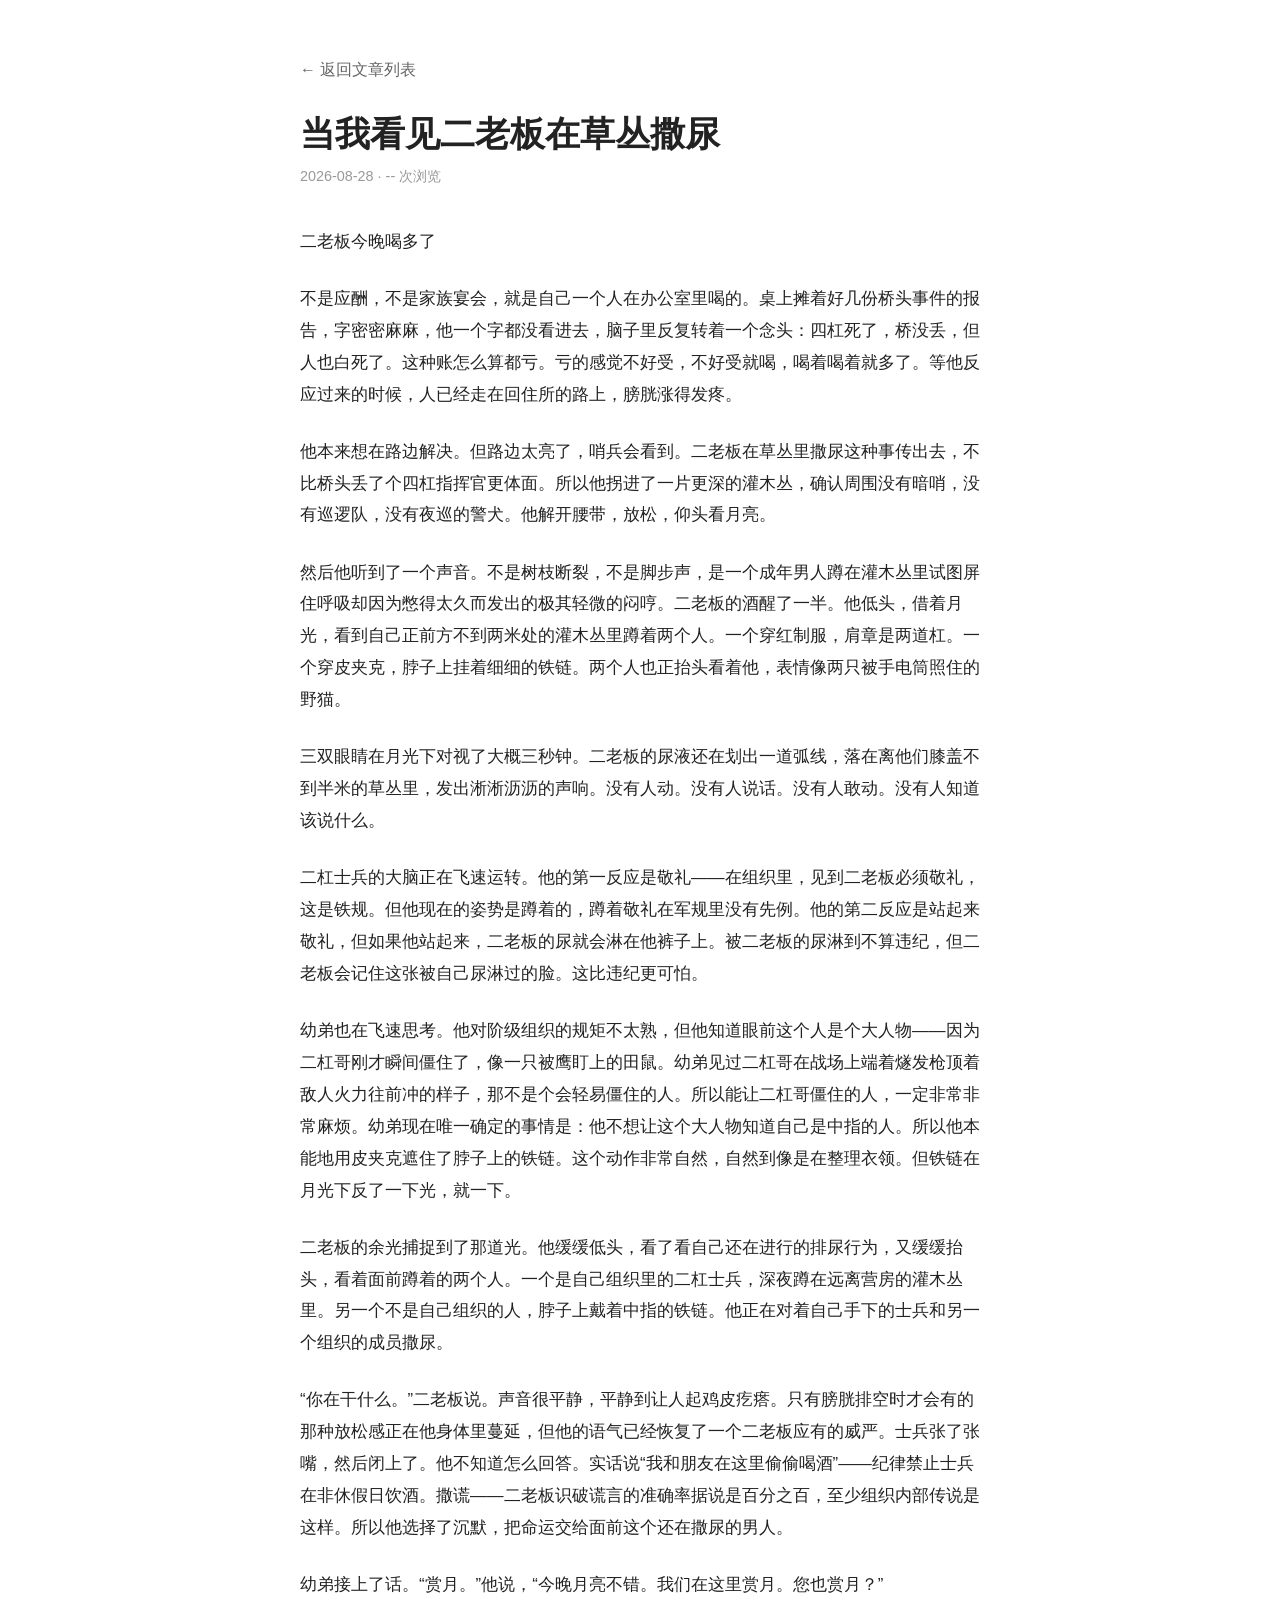
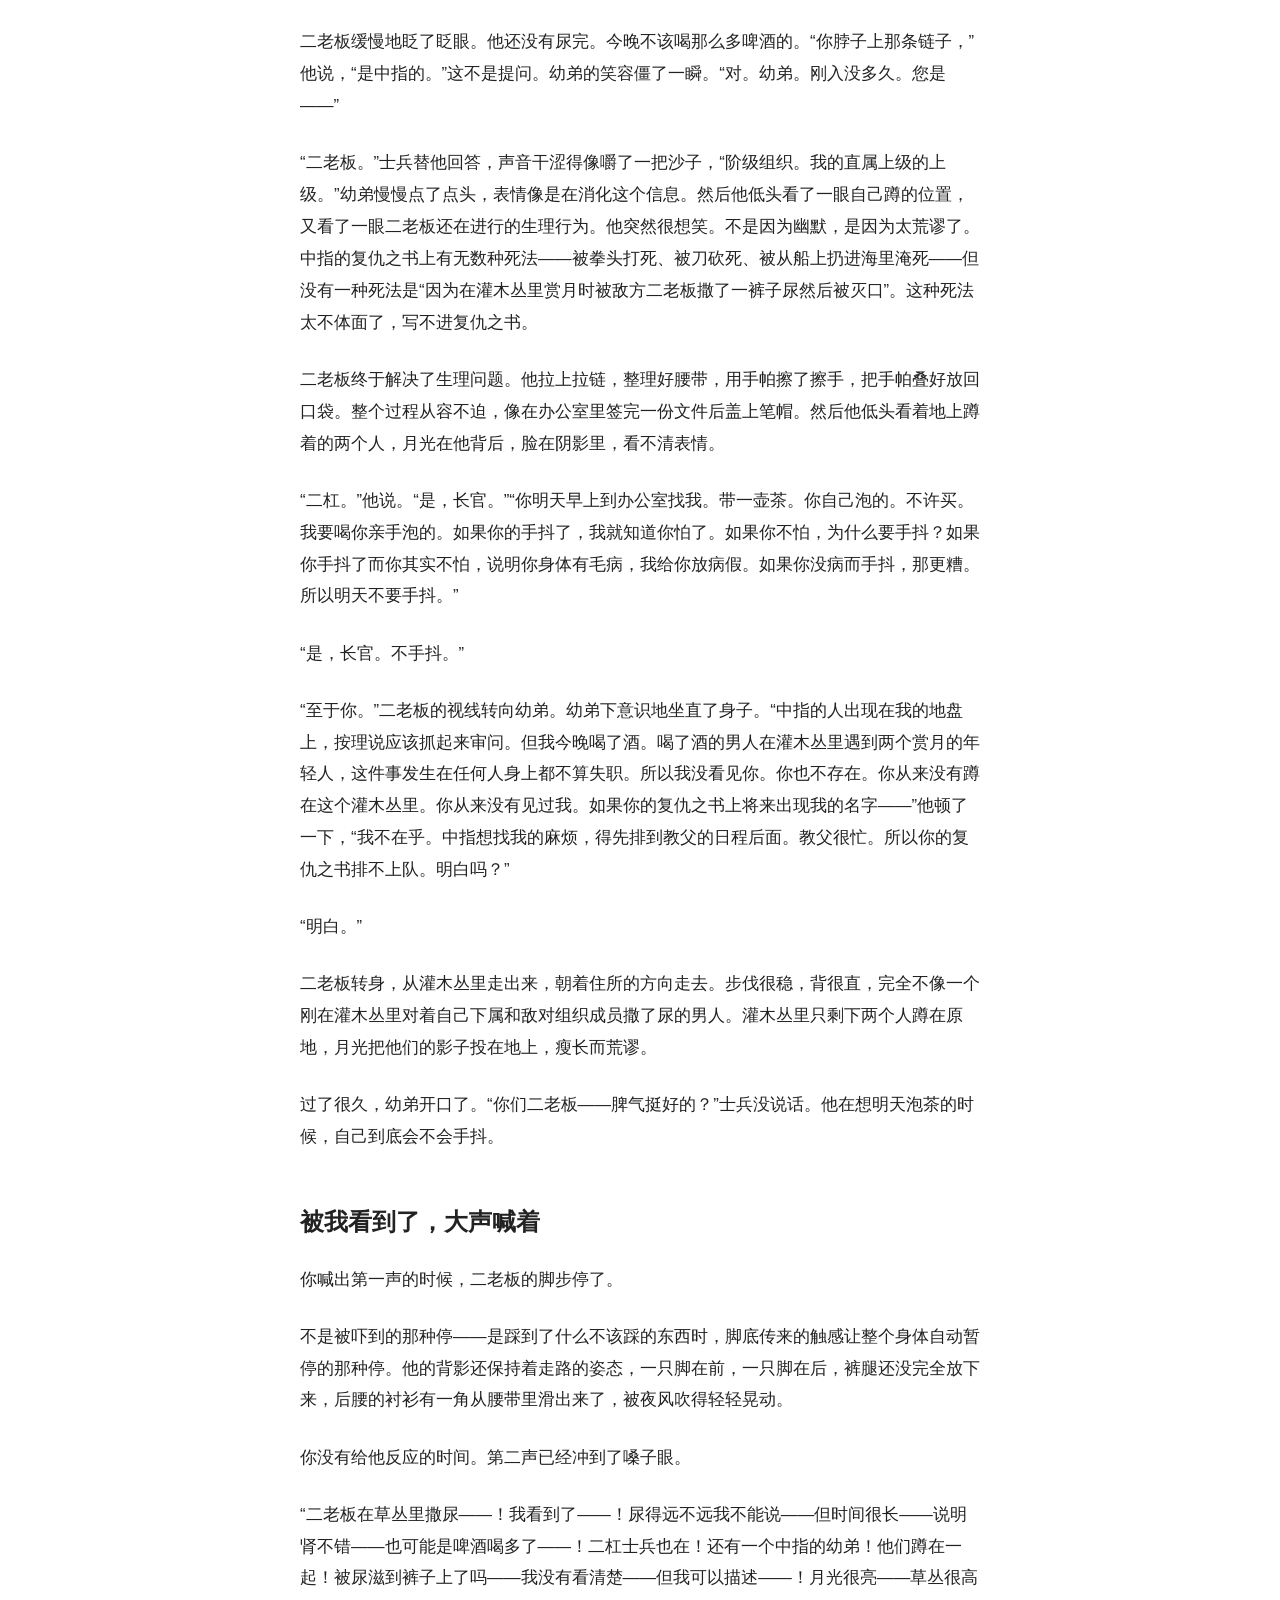
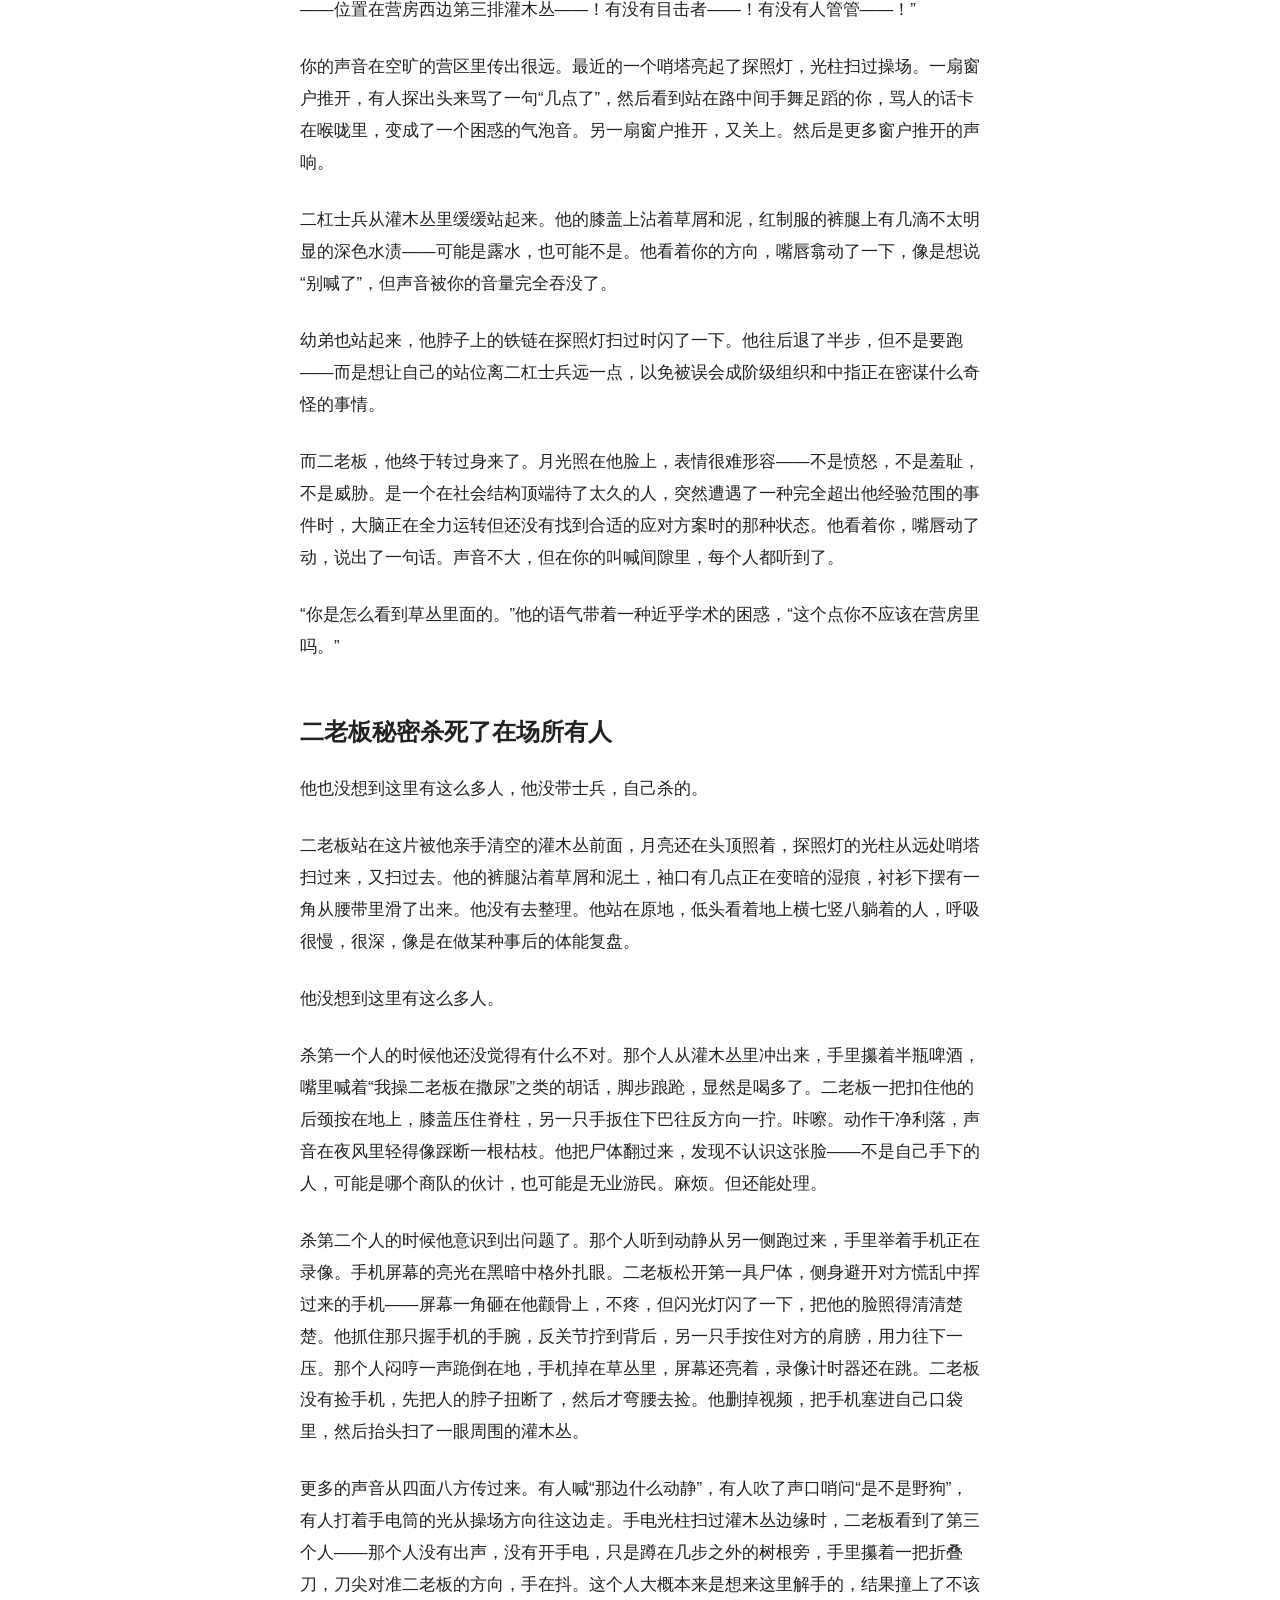
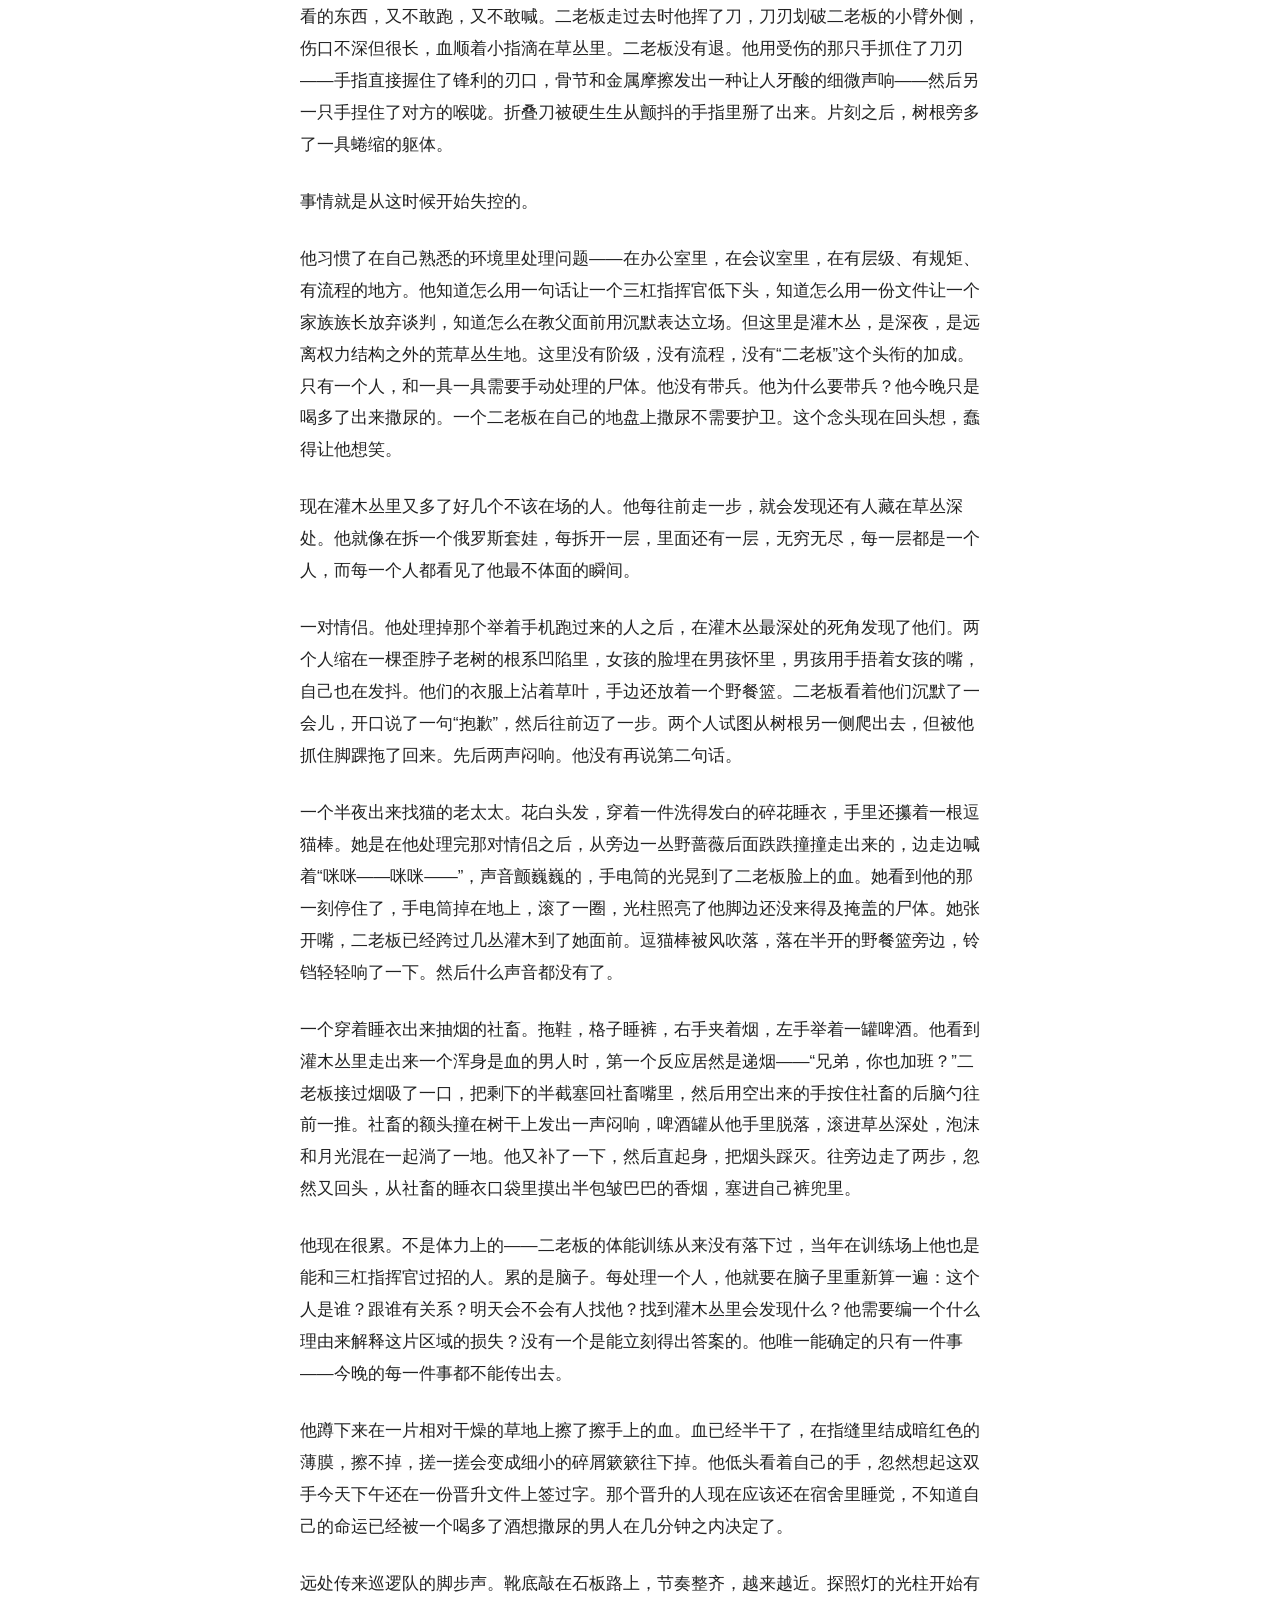
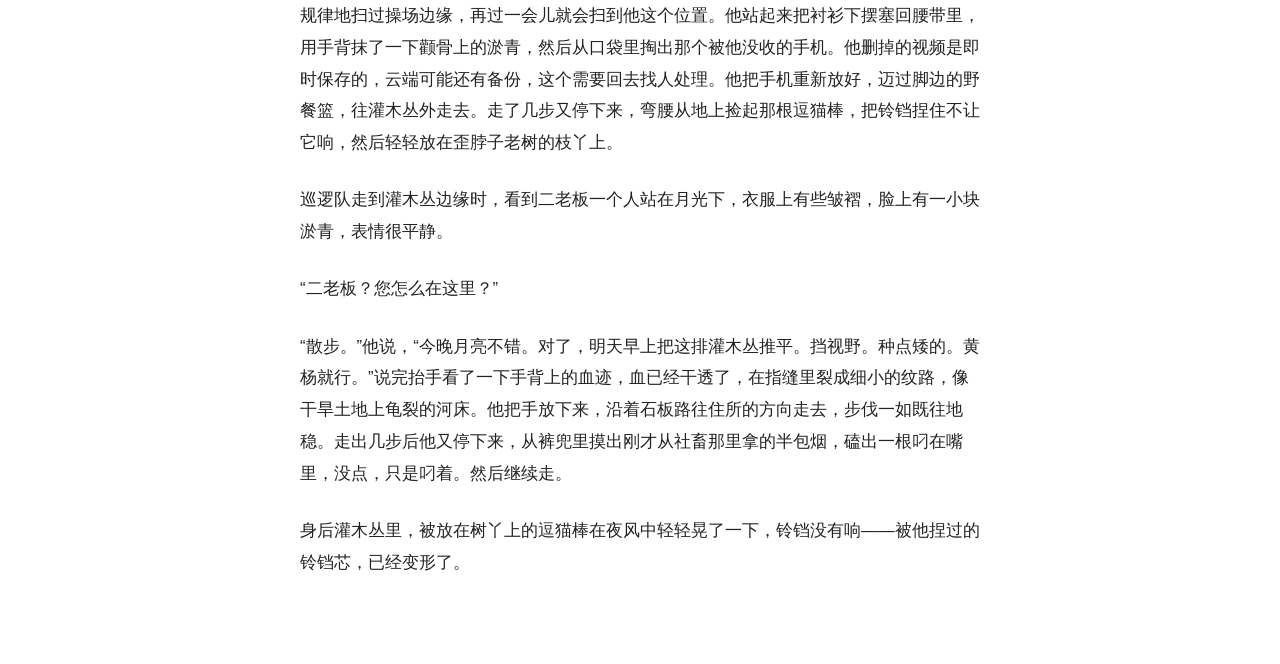
<file: article-1.html>
<!DOCTYPE html>
<html lang="zh-CN">
<head>
    <meta charset="UTF-8">
    <meta name="viewport" content="width=device-width, initial-scale=1.0">
    <title>GameDare - 二老板今晚喝多了</title>
<link rel="icon" type="image/png" href="st.png">
<script src="themevar.js"></script>
<link rel="stylesheet" href="works.css">
</head>
<body>
    <div class="container">
        <a class="back-link" href="articles.html">← 返回文章列表</a>

        <h1>当我看见二老板在草丛撒尿</h1>
        <div class="article-meta">
            2026-08-28 · <span id="view-count">--</span> 次浏览
        </div>

        <div class="article-content">
            <!-- ============ 文章正文从这里开始 ============ -->
            <p>二老板今晚喝多了</p>
<p>不是应酬，不是家族宴会，就是自己一个人在办公室里喝的。桌上摊着好几份桥头事件的报告，字密密麻麻，他一个字都没看进去，脑子里反复转着一个念头：四杠死了，桥没丢，但人也白死了。这种账怎么算都亏。亏的感觉不好受，不好受就喝，喝着喝着就多了。等他反应过来的时候，人已经走在回住所的路上，膀胱涨得发疼。</p>
<p>他本来想在路边解决。但路边太亮了，哨兵会看到。二老板在草丛里撒尿这种事传出去，不比桥头丢了个四杠指挥官更体面。所以他拐进了一片更深的灌木丛，确认周围没有暗哨，没有巡逻队，没有夜巡的警犬。他解开腰带，放松，仰头看月亮。</p>
<p>然后他听到了一个声音。不是树枝断裂，不是脚步声，是一个成年男人蹲在灌木丛里试图屏住呼吸却因为憋得太久而发出的极其轻微的闷哼。二老板的酒醒了一半。他低头，借着月光，看到自己正前方不到两米处的灌木丛里蹲着两个人。一个穿红制服，肩章是两道杠。一个穿皮夹克，脖子上挂着细细的铁链。两个人也正抬头看着他，表情像两只被手电筒照住的野猫。</p>
<p>三双眼睛在月光下对视了大概三秒钟。二老板的尿液还在划出一道弧线，落在离他们膝盖不到半米的草丛里，发出淅淅沥沥的声响。没有人动。没有人说话。没有人敢动。没有人知道该说什么。</p>
<p>二杠士兵的大脑正在飞速运转。他的第一反应是敬礼——在组织里，见到二老板必须敬礼，这是铁规。但他现在的姿势是蹲着的，蹲着敬礼在军规里没有先例。他的第二反应是站起来敬礼，但如果他站起来，二老板的尿就会淋在他裤子上。被二老板的尿淋到不算违纪，但二老板会记住这张被自己尿淋过的脸。这比违纪更可怕。</p>
<p>幼弟也在飞速思考。他对阶级组织的规矩不太熟，但他知道眼前这个人是个大人物——因为二杠哥刚才瞬间僵住了，像一只被鹰盯上的田鼠。幼弟见过二杠哥在战场上端着燧发枪顶着敌人火力往前冲的样子，那不是个会轻易僵住的人。所以能让二杠哥僵住的人，一定非常非常麻烦。幼弟现在唯一确定的事情是：他不想让这个大人物知道自己是中指的人。所以他本能地用皮夹克遮住了脖子上的铁链。这个动作非常自然，自然到像是在整理衣领。但铁链在月光下反了一下光，就一下。</p>
<p>二老板的余光捕捉到了那道光。他缓缓低头，看了看自己还在进行的排尿行为，又缓缓抬头，看着面前蹲着的两个人。一个是自己组织里的二杠士兵，深夜蹲在远离营房的灌木丛里。另一个不是自己组织的人，脖子上戴着中指的铁链。他正在对着自己手下的士兵和另一个组织的成员撒尿。</p>
<p>“你在干什么。”二老板说。声音很平静，平静到让人起鸡皮疙瘩。只有膀胱排空时才会有的那种放松感正在他身体里蔓延，但他的语气已经恢复了一个二老板应有的威严。士兵张了张嘴，然后闭上了。他不知道怎么回答。实话说“我和朋友在这里偷偷喝酒”——纪律禁止士兵在非休假日饮酒。撒谎——二老板识破谎言的准确率据说是百分之百，至少组织内部传说是这样。所以他选择了沉默，把命运交给面前这个还在撒尿的男人。</p>
<p>幼弟接上了话。“赏月。”他说，“今晚月亮不错。我们在这里赏月。您也赏月？”</p>
<p>二老板缓慢地眨了眨眼。他还没有尿完。今晚不该喝那么多啤酒的。“你脖子上那条链子，”他说，“是中指的。”这不是提问。幼弟的笑容僵了一瞬。“对。幼弟。刚入没多久。您是——”</p>
<p>“二老板。”士兵替他回答，声音干涩得像嚼了一把沙子，“阶级组织。我的直属上级的上级。”幼弟慢慢点了点头，表情像是在消化这个信息。然后他低头看了一眼自己蹲的位置，又看了一眼二老板还在进行的生理行为。他突然很想笑。不是因为幽默，是因为太荒谬了。中指的复仇之书上有无数种死法——被拳头打死、被刀砍死、被从船上扔进海里淹死——但没有一种死法是“因为在灌木丛里赏月时被敌方二老板撒了一裤子尿然后被灭口”。这种死法太不体面了，写不进复仇之书。</p>
<p>二老板终于解决了生理问题。他拉上拉链，整理好腰带，用手帕擦了擦手，把手帕叠好放回口袋。整个过程从容不迫，像在办公室里签完一份文件后盖上笔帽。然后他低头看着地上蹲着的两个人，月光在他背后，脸在阴影里，看不清表情。</p>
<p>“二杠。”他说。“是，长官。”“你明天早上到办公室找我。带一壶茶。你自己泡的。不许买。我要喝你亲手泡的。如果你的手抖了，我就知道你怕了。如果你不怕，为什么要手抖？如果你手抖了而你其实不怕，说明你身体有毛病，我给你放病假。如果你没病而手抖，那更糟。所以明天不要手抖。”</p>
<p>“是，长官。不手抖。”</p>
<p>“至于你。”二老板的视线转向幼弟。幼弟下意识地坐直了身子。“中指的人出现在我的地盘上，按理说应该抓起来审问。但我今晚喝了酒。喝了酒的男人在灌木丛里遇到两个赏月的年轻人，这件事发生在任何人身上都不算失职。所以我没看见你。你也不存在。你从来没有蹲在这个灌木丛里。你从来没有见过我。如果你的复仇之书上将来出现我的名字——”他顿了一下，“我不在乎。中指想找我的麻烦，得先排到教父的日程后面。教父很忙。所以你的复仇之书排不上队。明白吗？”</p>
<p>“明白。”</p>
<p>二老板转身，从灌木丛里走出来，朝着住所的方向走去。步伐很稳，背很直，完全不像一个刚在灌木丛里对着自己下属和敌对组织成员撒了尿的男人。灌木丛里只剩下两个人蹲在原地，月光把他们的影子投在地上，瘦长而荒谬。</p>
<p>过了很久，幼弟开口了。“你们二老板——脾气挺好的？”士兵没说话。他在想明天泡茶的时候，自己到底会不会手抖。</p>
<h2 id="_2">被我看到了，大声喊着</h2>
<p>你喊出第一声的时候，二老板的脚步停了。</p>
<p>不是被吓到的那种停——是踩到了什么不该踩的东西时，脚底传来的触感让整个身体自动暂停的那种停。他的背影还保持着走路的姿态，一只脚在前，一只脚在后，裤腿还没完全放下来，后腰的衬衫有一角从腰带里滑出来了，被夜风吹得轻轻晃动。</p>
<p>你没有给他反应的时间。第二声已经冲到了嗓子眼。</p>
<p>“二老板在草丛里撒尿——！我看到了——！尿得远不远我不能说——但时间很长——说明肾不错——也可能是啤酒喝多了——！二杠士兵也在！还有一个中指的幼弟！他们蹲在一起！被尿滋到裤子上了吗——我没有看清楚——但我可以描述——！月光很亮——草丛很高——位置在营房西边第三排灌木丛——！有没有目击者——！有没有人管管——！”</p>
<p>你的声音在空旷的营区里传出很远。最近的一个哨塔亮起了探照灯，光柱扫过操场。一扇窗户推开，有人探出头来骂了一句“几点了”，然后看到站在路中间手舞足蹈的你，骂人的话卡在喉咙里，变成了一个困惑的气泡音。另一扇窗户推开，又关上。然后是更多窗户推开的声响。</p>
<p>二杠士兵从灌木丛里缓缓站起来。他的膝盖上沾着草屑和泥，红制服的裤腿上有几滴不太明显的深色水渍——可能是露水，也可能不是。他看着你的方向，嘴唇翕动了一下，像是想说“别喊了”，但声音被你的音量完全吞没了。</p>
<p>幼弟也站起来，他脖子上的铁链在探照灯扫过时闪了一下。他往后退了半步，但不是要跑——而是想让自己的站位离二杠士兵远一点，以免被误会成阶级组织和中指正在密谋什么奇怪的事情。</p>
<p>而二老板，他终于转过身来了。月光照在他脸上，表情很难形容——不是愤怒，不是羞耻，不是威胁。是一个在社会结构顶端待了太久的人，突然遭遇了一种完全超出他经验范围的事件时，大脑正在全力运转但还没有找到合适的应对方案时的那种状态。他看着你，嘴唇动了动，说出了一句话。声音不大，但在你的叫喊间隙里，每个人都听到了。</p>
<p>“你是怎么看到草丛里面的。”他的语气带着一种近乎学术的困惑，“这个点你不应该在营房里吗。”</p>
<h2 id="_3">二老板秘密杀死了在场所有人</h2>
<p>他也没想到这里有这么多人，他没带士兵，自己杀的。</p>
<p>二老板站在这片被他亲手清空的灌木丛前面，月亮还在头顶照着，探照灯的光柱从远处哨塔扫过来，又扫过去。他的裤腿沾着草屑和泥土，袖口有几点正在变暗的湿痕，衬衫下摆有一角从腰带里滑了出来。他没有去整理。他站在原地，低头看着地上横七竖八躺着的人，呼吸很慢，很深，像是在做某种事后的体能复盘。</p>
<p>他没想到这里有这么多人。</p>
<p>杀第一个人的时候他还没觉得有什么不对。那个人从灌木丛里冲出来，手里攥着半瓶啤酒，嘴里喊着“我操二老板在撒尿”之类的胡话，脚步踉跄，显然是喝多了。二老板一把扣住他的后颈按在地上，膝盖压住脊柱，另一只手扳住下巴往反方向一拧。咔嚓。动作干净利落，声音在夜风里轻得像踩断一根枯枝。他把尸体翻过来，发现不认识这张脸——不是自己手下的人，可能是哪个商队的伙计，也可能是无业游民。麻烦。但还能处理。</p>
<p>杀第二个人的时候他意识到出问题了。那个人听到动静从另一侧跑过来，手里举着手机正在录像。手机屏幕的亮光在黑暗中格外扎眼。二老板松开第一具尸体，侧身避开对方慌乱中挥过来的手机——屏幕一角砸在他颧骨上，不疼，但闪光灯闪了一下，把他的脸照得清清楚楚。他抓住那只握手机的手腕，反关节拧到背后，另一只手按住对方的肩膀，用力往下一压。那个人闷哼一声跪倒在地，手机掉在草丛里，屏幕还亮着，录像计时器还在跳。二老板没有捡手机，先把人的脖子扭断了，然后才弯腰去捡。他删掉视频，把手机塞进自己口袋里，然后抬头扫了一眼周围的灌木丛。</p>
<p>更多的声音从四面八方传过来。有人喊“那边什么动静”，有人吹了声口哨问“是不是野狗”，有人打着手电筒的光从操场方向往这边走。手电光柱扫过灌木丛边缘时，二老板看到了第三个人——那个人没有出声，没有开手电，只是蹲在几步之外的树根旁，手里攥着一把折叠刀，刀尖对准二老板的方向，手在抖。这个人大概本来是想来这里解手的，结果撞上了不该看的东西，又不敢跑，又不敢喊。二老板走过去时他挥了刀，刀刃划破二老板的小臂外侧，伤口不深但很长，血顺着小指滴在草丛里。二老板没有退。他用受伤的那只手抓住了刀刃——手指直接握住了锋利的刃口，骨节和金属摩擦发出一种让人牙酸的细微声响——然后另一只手捏住了对方的喉咙。折叠刀被硬生生从颤抖的手指里掰了出来。片刻之后，树根旁多了一具蜷缩的躯体。</p>
<p>事情就是从这时候开始失控的。</p>
<p>他习惯了在自己熟悉的环境里处理问题——在办公室里，在会议室里，在有层级、有规矩、有流程的地方。他知道怎么用一句话让一个三杠指挥官低下头，知道怎么用一份文件让一个家族族长放弃谈判，知道怎么在教父面前用沉默表达立场。但这里是灌木丛，是深夜，是远离权力结构之外的荒草丛生地。这里没有阶级，没有流程，没有“二老板”这个头衔的加成。只有一个人，和一具一具需要手动处理的尸体。他没有带兵。他为什么要带兵？他今晚只是喝多了出来撒尿的。一个二老板在自己的地盘上撒尿不需要护卫。这个念头现在回头想，蠢得让他想笑。</p>
<p>现在灌木丛里又多了好几个不该在场的人。他每往前走一步，就会发现还有人藏在草丛深处。他就像在拆一个俄罗斯套娃，每拆开一层，里面还有一层，无穷无尽，每一层都是一个人，而每一个人都看见了他最不体面的瞬间。</p>
<p>一对情侣。他处理掉那个举着手机跑过来的人之后，在灌木丛最深处的死角发现了他们。两个人缩在一棵歪脖子老树的根系凹陷里，女孩的脸埋在男孩怀里，男孩用手捂着女孩的嘴，自己也在发抖。他们的衣服上沾着草叶，手边还放着一个野餐篮。二老板看着他们沉默了一会儿，开口说了一句“抱歉”，然后往前迈了一步。两个人试图从树根另一侧爬出去，但被他抓住脚踝拖了回来。先后两声闷响。他没有再说第二句话。</p>
<p>一个半夜出来找猫的老太太。花白头发，穿着一件洗得发白的碎花睡衣，手里还攥着一根逗猫棒。她是在他处理完那对情侣之后，从旁边一丛野蔷薇后面跌跌撞撞走出来的，边走边喊着“咪咪——咪咪——”，声音颤巍巍的，手电筒的光晃到了二老板脸上的血。她看到他的那一刻停住了，手电筒掉在地上，滚了一圈，光柱照亮了他脚边还没来得及掩盖的尸体。她张开嘴，二老板已经跨过几丛灌木到了她面前。逗猫棒被风吹落，落在半开的野餐篮旁边，铃铛轻轻响了一下。然后什么声音都没有了。</p>
<p>一个穿着睡衣出来抽烟的社畜。拖鞋，格子睡裤，右手夹着烟，左手举着一罐啤酒。他看到灌木丛里走出来一个浑身是血的男人时，第一个反应居然是递烟——“兄弟，你也加班？”二老板接过烟吸了一口，把剩下的半截塞回社畜嘴里，然后用空出来的手按住社畜的后脑勺往前一推。社畜的额头撞在树干上发出一声闷响，啤酒罐从他手里脱落，滚进草丛深处，泡沫和月光混在一起淌了一地。他又补了一下，然后直起身，把烟头踩灭。往旁边走了两步，忽然又回头，从社畜的睡衣口袋里摸出半包皱巴巴的香烟，塞进自己裤兜里。</p>
<p>他现在很累。不是体力上的——二老板的体能训练从来没有落下过，当年在训练场上他也是能和三杠指挥官过招的人。累的是脑子。每处理一个人，他就要在脑子里重新算一遍：这个人是谁？跟谁有关系？明天会不会有人找他？找到灌木丛里会发现什么？他需要编一个什么理由来解释这片区域的损失？没有一个是能立刻得出答案的。他唯一能确定的只有一件事——今晚的每一件事都不能传出去。</p>
<p>他蹲下来在一片相对干燥的草地上擦了擦手上的血。血已经半干了，在指缝里结成暗红色的薄膜，擦不掉，搓一搓会变成细小的碎屑簌簌往下掉。他低头看着自己的手，忽然想起这双手今天下午还在一份晋升文件上签过字。那个晋升的人现在应该还在宿舍里睡觉，不知道自己的命运已经被一个喝多了酒想撒尿的男人在几分钟之内决定了。</p>
<p>远处传来巡逻队的脚步声。靴底敲在石板路上，节奏整齐，越来越近。探照灯的光柱开始有规律地扫过操场边缘，再过一会儿就会扫到他这个位置。他站起来把衬衫下摆塞回腰带里，用手背抹了一下颧骨上的淤青，然后从口袋里掏出那个被他没收的手机。他删掉的视频是即时保存的，云端可能还有备份，这个需要回去找人处理。他把手机重新放好，迈过脚边的野餐篮，往灌木丛外走去。走了几步又停下来，弯腰从地上捡起那根逗猫棒，把铃铛捏住不让它响，然后轻轻放在歪脖子老树的枝丫上。</p>
<p>巡逻队走到灌木丛边缘时，看到二老板一个人站在月光下，衣服上有些皱褶，脸上有一小块淤青，表情很平静。</p>
<p>“二老板？您怎么在这里？”</p>
<p>“散步。”他说，“今晚月亮不错。对了，明天早上把这排灌木丛推平。挡视野。种点矮的。黄杨就行。”说完抬手看了一下手背上的血迹，血已经干透了，在指缝里裂成细小的纹路，像干旱土地上龟裂的河床。他把手放下来，沿着石板路往住所的方向走去，步伐一如既往地稳。走出几步后他又停下来，从裤兜里摸出刚才从社畜那里拿的半包烟，磕出一根叼在嘴里，没点，只是叼着。然后继续走。</p>
<p>身后灌木丛里，被放在树丫上的逗猫棒在夜风中轻轻晃了一下，铃铛没有响——被他捏过的铃铛芯，已经变形了。</p>
            <!-- ============ 文章正文到这里结束 ============ -->
        </div>
    </div>
    <script src="theme.js"></script>
</body>
</html>
</file>
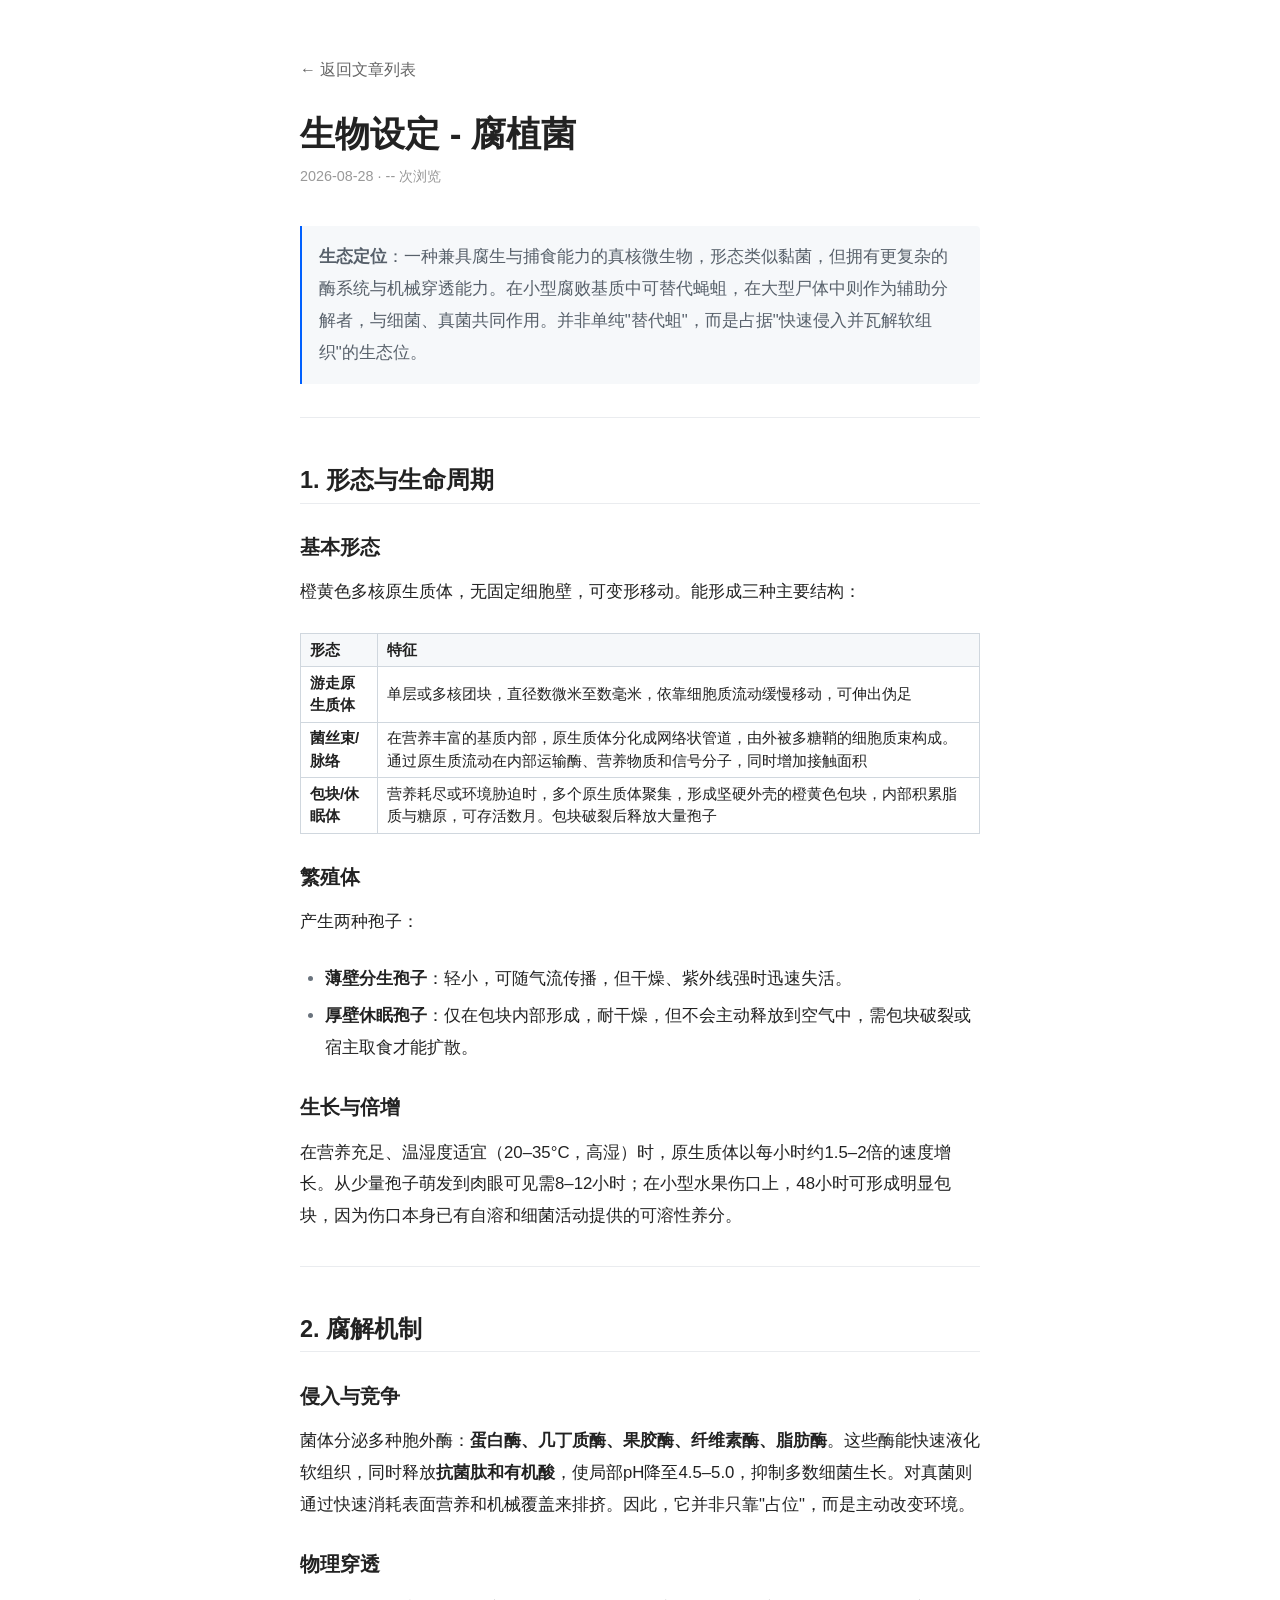
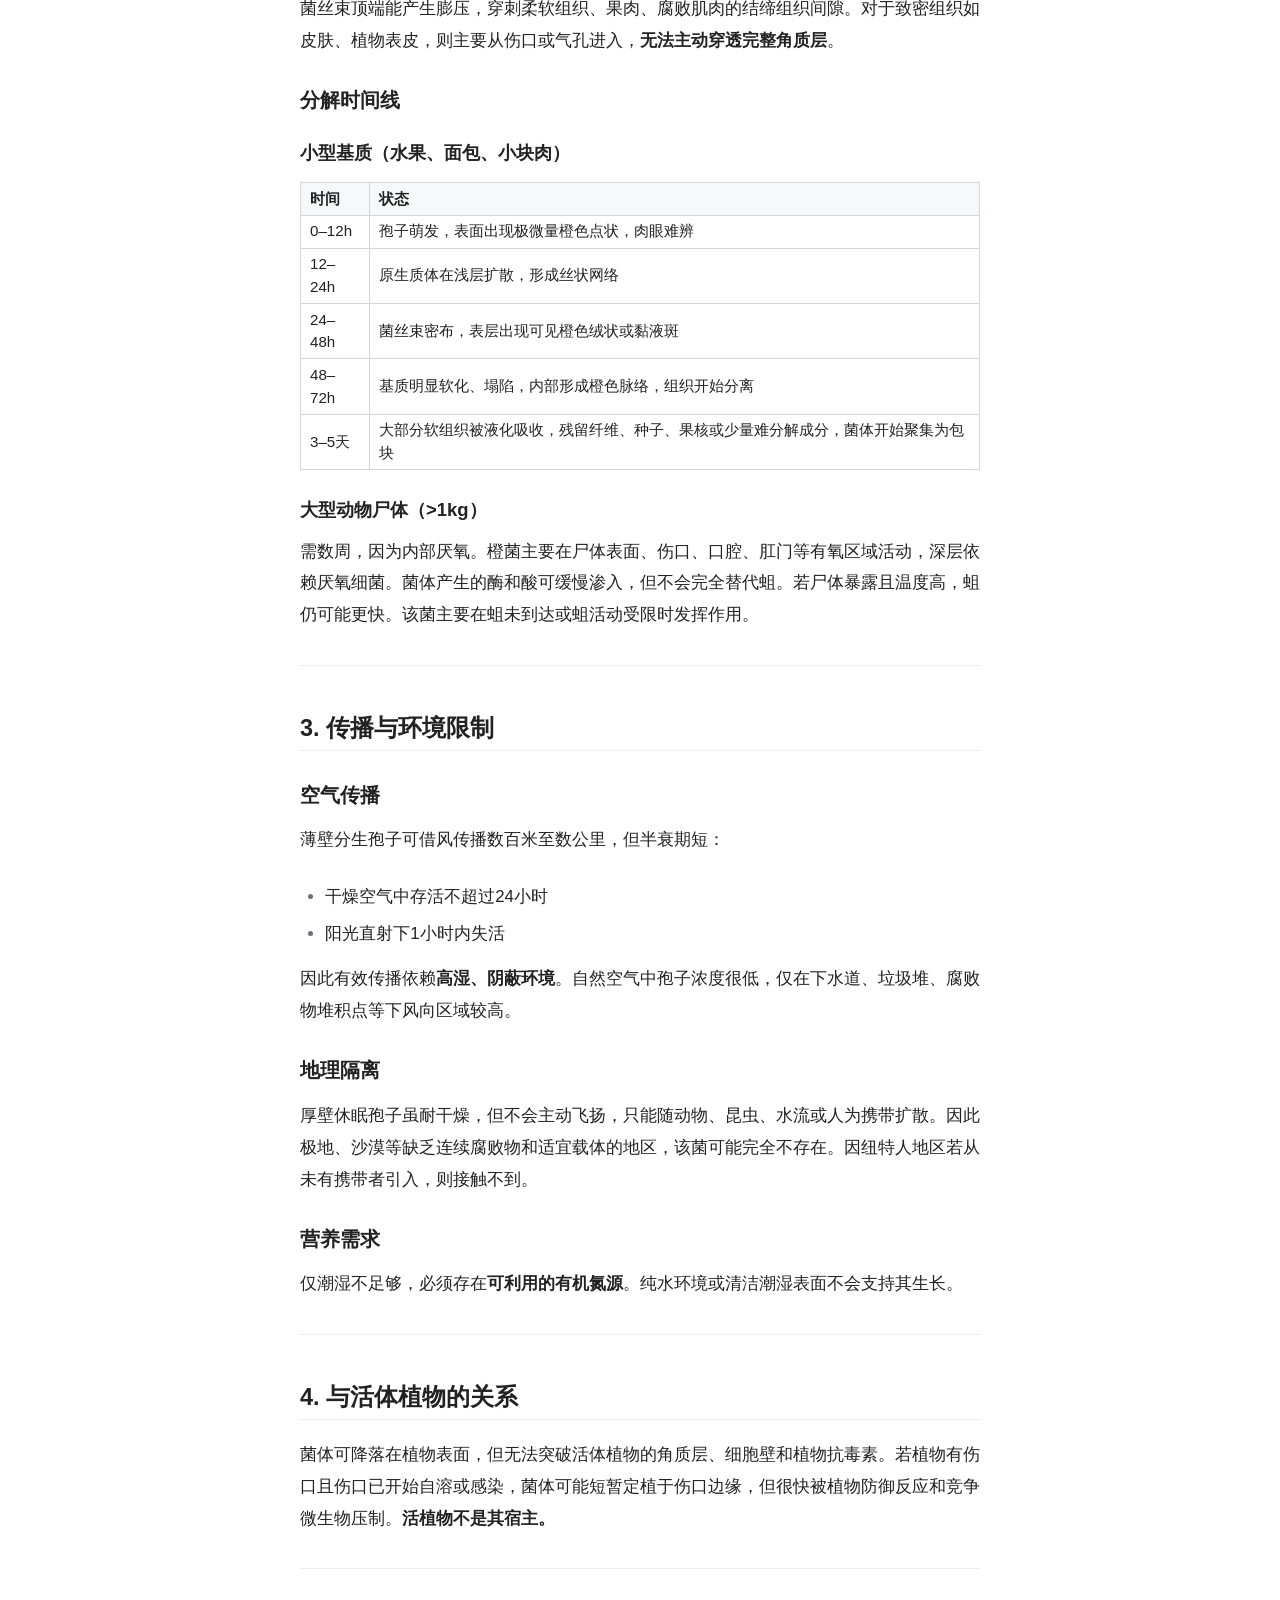
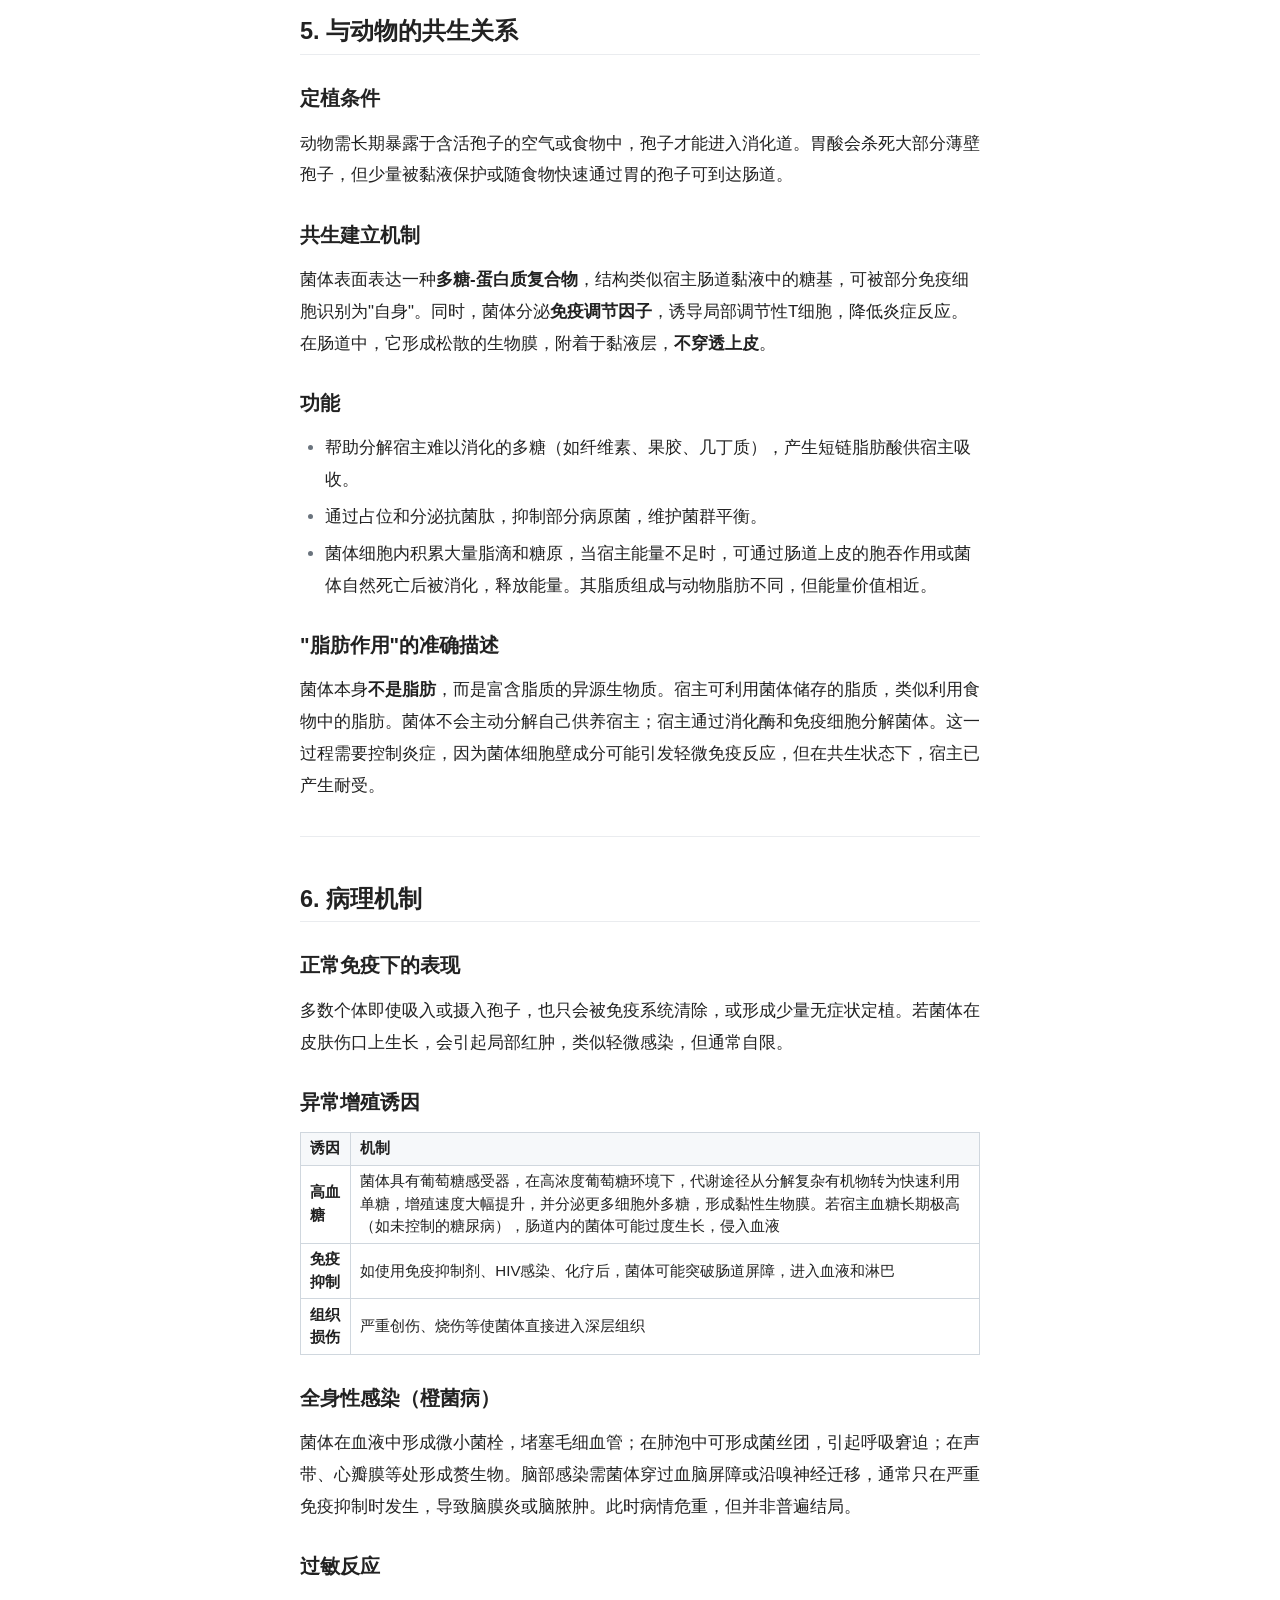
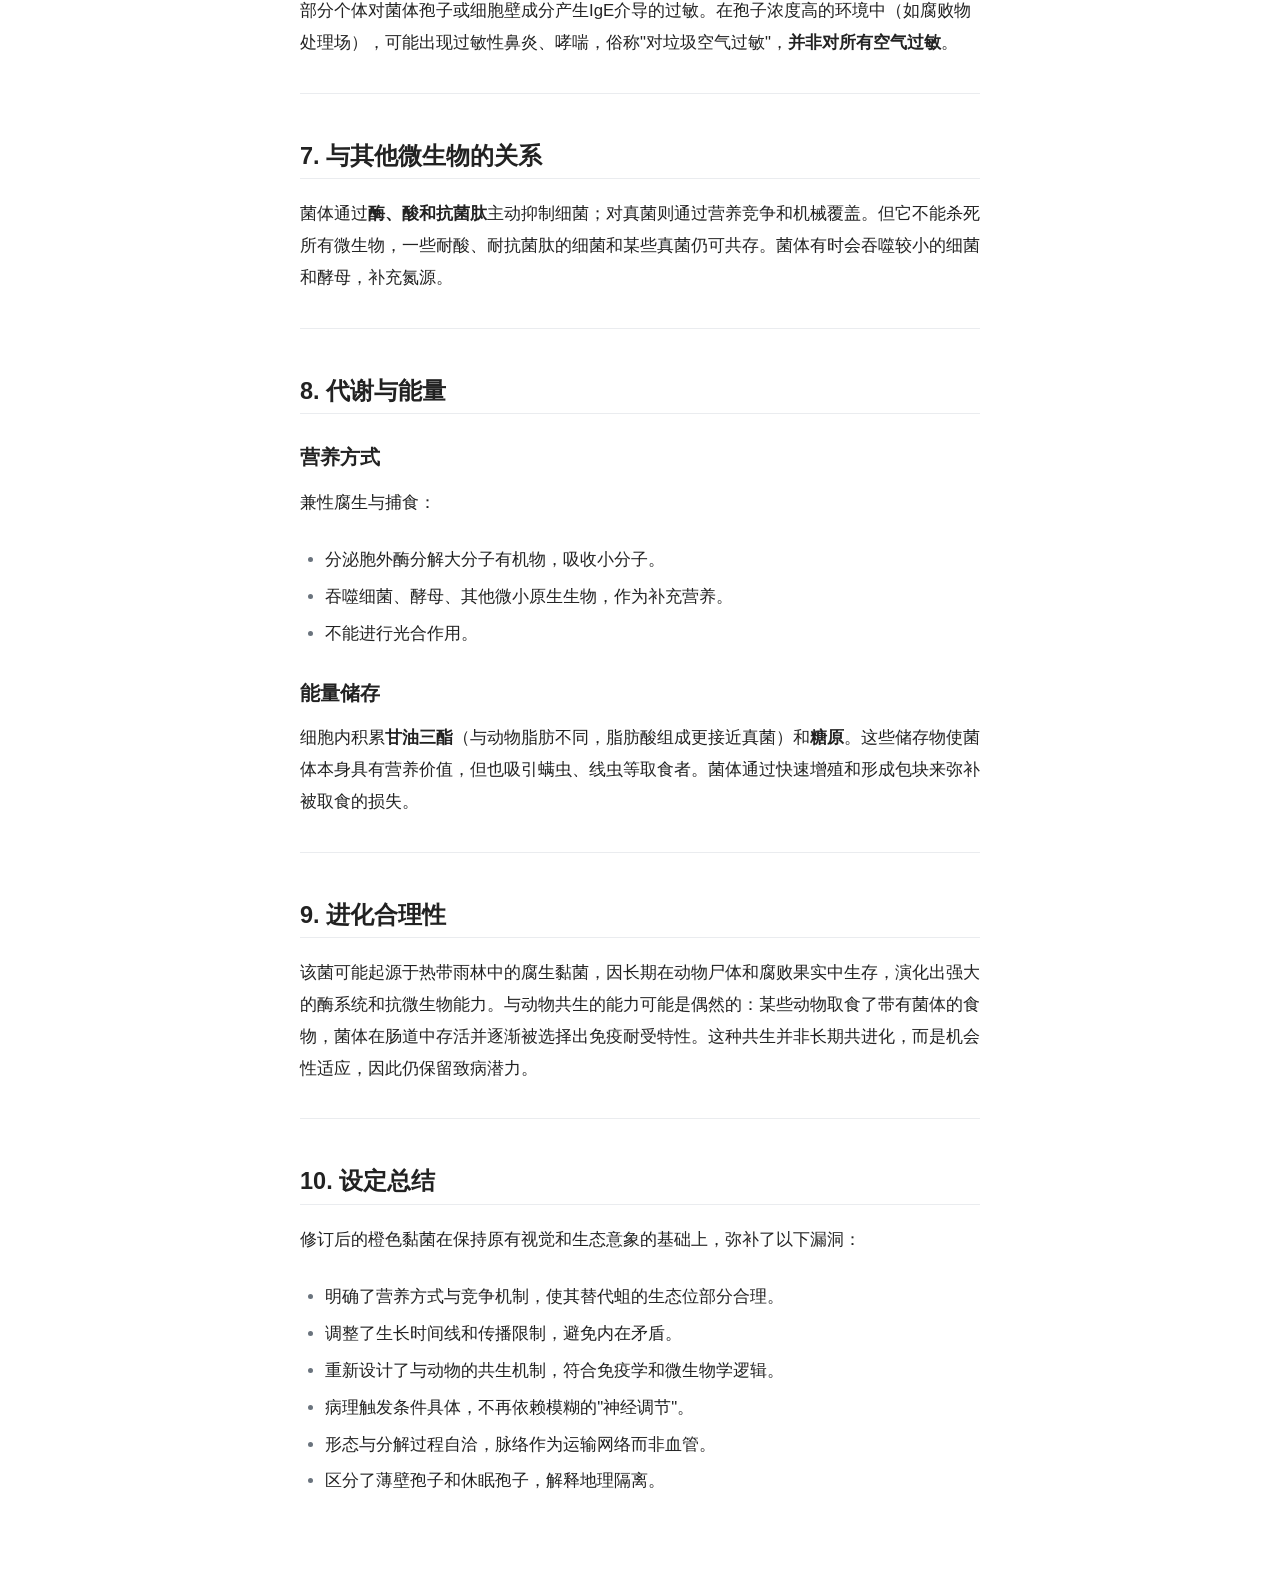
<file: article-2.html>
<!DOCTYPE html>
<html lang="zh-CN">
<head>
    <meta charset="UTF-8">
    <meta name="viewport" content="width=device-width, initial-scale=1.0">
    <title>GameDare - 腐植菌</title>
<link rel="icon" type="image/png" href="st.png">
<script src="themevar.js"></script>
<link rel="stylesheet" href="obsidian-dasun.css">
<link rel="stylesheet" href="works.css">
</head>
<body>
    <div class="container">
        <a class="back-link" href="articles.html">← 返回文章列表</a>

        <h1>生物设定 - 腐植菌</h1>
        <div class="article-meta">
            2026-08-28 · <span id="view-count">--</span> 次浏览
        </div>

        <div class="article-content">
            <!-- ============ 文章正文从这里开始 ============ -->
<blockquote>
<p><strong>生态定位</strong>：一种兼具腐生与捕食能力的真核微生物，形态类似黏菌，但拥有更复杂的酶系统与机械穿透能力。在小型腐败基质中可替代蝇蛆，在大型尸体中则作为辅助分解者，与细菌、真菌共同作用。并非单纯"替代蛆"，而是占据"快速侵入并瓦解软组织"的生态位。</p>
</blockquote>
<hr />
<h2 id="1">1. 形态与生命周期</h2>
<h3 id="_1">基本形态</h3>
<p>橙黄色多核原生质体，无固定细胞壁，可变形移动。能形成三种主要结构：</p>
<table>
<thead>
<tr>
<th>形态</th>
<th>特征</th>
</tr>
</thead>
<tbody>
<tr>
<td><strong>游走原生质体</strong></td>
<td>单层或多核团块，直径数微米至数毫米，依靠细胞质流动缓慢移动，可伸出伪足</td>
</tr>
<tr>
<td><strong>菌丝束/脉络</strong></td>
<td>在营养丰富的基质内部，原生质体分化成网络状管道，由外被多糖鞘的细胞质束构成。通过原生质流动在内部运输酶、营养物质和信号分子，同时增加接触面积</td>
</tr>
<tr>
<td><strong>包块/休眠体</strong></td>
<td>营养耗尽或环境胁迫时，多个原生质体聚集，形成坚硬外壳的橙黄色包块，内部积累脂质与糖原，可存活数月。包块破裂后释放大量孢子</td>
</tr>
</tbody>
</table>
<h3 id="_2">繁殖体</h3>
<p>产生两种孢子：</p>
<ul>
<li><strong>薄壁分生孢子</strong>：轻小，可随气流传播，但干燥、紫外线强时迅速失活。</li>
<li><strong>厚壁休眠孢子</strong>：仅在包块内部形成，耐干燥，但不会主动释放到空气中，需包块破裂或宿主取食才能扩散。</li>
</ul>
<h3 id="_3">生长与倍增</h3>
<p>在营养充足、温湿度适宜（20–35°C，高湿）时，原生质体以每小时约1.5–2倍的速度增长。从少量孢子萌发到肉眼可见需8–12小时；在小型水果伤口上，48小时可形成明显包块，因为伤口本身已有自溶和细菌活动提供的可溶性养分。</p>
<hr />
<h2 id="2">2. 腐解机制</h2>
<h3 id="_4">侵入与竞争</h3>
<p>菌体分泌多种胞外酶：<strong>蛋白酶、几丁质酶、果胶酶、纤维素酶、脂肪酶</strong>。这些酶能快速液化软组织，同时释放<strong>抗菌肽和有机酸</strong>，使局部pH降至4.5–5.0，抑制多数细菌生长。对真菌则通过快速消耗表面营养和机械覆盖来排挤。因此，它并非只靠"占位"，而是主动改变环境。</p>
<h3 id="_5">物理穿透</h3>
<p>菌丝束顶端能产生膨压，穿刺柔软组织、果肉、腐败肌肉的结缔组织间隙。对于致密组织如皮肤、植物表皮，则主要从伤口或气孔进入，<strong>无法主动穿透完整角质层</strong>。</p>
<h3 id="_6">分解时间线</h3>
<h4 id="_7">小型基质（水果、面包、小块肉）</h4>
<table>
<thead>
<tr>
<th>时间</th>
<th>状态</th>
</tr>
</thead>
<tbody>
<tr>
<td>0–12h</td>
<td>孢子萌发，表面出现极微量橙色点状，肉眼难辨</td>
</tr>
<tr>
<td>12–24h</td>
<td>原生质体在浅层扩散，形成丝状网络</td>
</tr>
<tr>
<td>24–48h</td>
<td>菌丝束密布，表层出现可见橙色绒状或黏液斑</td>
</tr>
<tr>
<td>48–72h</td>
<td>基质明显软化、塌陷，内部形成橙色脉络，组织开始分离</td>
</tr>
<tr>
<td>3–5天</td>
<td>大部分软组织被液化吸收，残留纤维、种子、果核或少量难分解成分，菌体开始聚集为包块</td>
</tr>
</tbody>
</table>
<h4 id="1kg">大型动物尸体（&gt;1kg）</h4>
<p>需数周，因为内部厌氧。橙菌主要在尸体表面、伤口、口腔、肛门等有氧区域活动，深层依赖厌氧细菌。菌体产生的酶和酸可缓慢渗入，但不会完全替代蛆。若尸体暴露且温度高，蛆仍可能更快。该菌主要在蛆未到达或蛆活动受限时发挥作用。</p>
<hr />
<h2 id="3">3. 传播与环境限制</h2>
<h3 id="_8">空气传播</h3>
<p>薄壁分生孢子可借风传播数百米至数公里，但半衰期短：</p>
<ul>
<li>干燥空气中存活不超过24小时</li>
<li>阳光直射下1小时内失活</li>
</ul>
<p>因此有效传播依赖<strong>高湿、阴蔽环境</strong>。自然空气中孢子浓度很低，仅在下水道、垃圾堆、腐败物堆积点等下风向区域较高。</p>
<h3 id="_9">地理隔离</h3>
<p>厚壁休眠孢子虽耐干燥，但不会主动飞扬，只能随动物、昆虫、水流或人为携带扩散。因此极地、沙漠等缺乏连续腐败物和适宜载体的地区，该菌可能完全不存在。因纽特人地区若从未有携带者引入，则接触不到。</p>
<h3 id="_10">营养需求</h3>
<p>仅潮湿不足够，必须存在<strong>可利用的有机氮源</strong>。纯水环境或清洁潮湿表面不会支持其生长。</p>
<hr />
<h2 id="4">4. 与活体植物的关系</h2>
<p>菌体可降落在植物表面，但无法突破活体植物的角质层、细胞壁和植物抗毒素。若植物有伤口且伤口已开始自溶或感染，菌体可能短暂定植于伤口边缘，但很快被植物防御反应和竞争微生物压制。<strong>活植物不是其宿主。</strong></p>
<hr />
<h2 id="5">5. 与动物的共生关系</h2>
<h3 id="_11">定植条件</h3>
<p>动物需长期暴露于含活孢子的空气或食物中，孢子才能进入消化道。胃酸会杀死大部分薄壁孢子，但少量被黏液保护或随食物快速通过胃的孢子可到达肠道。</p>
<h3 id="_12">共生建立机制</h3>
<p>菌体表面表达一种<strong>多糖-蛋白质复合物</strong>，结构类似宿主肠道黏液中的糖基，可被部分免疫细胞识别为"自身"。同时，菌体分泌<strong>免疫调节因子</strong>，诱导局部调节性T细胞，降低炎症反应。在肠道中，它形成松散的生物膜，附着于黏液层，<strong>不穿透上皮</strong>。</p>
<h3 id="_13">功能</h3>
<ul>
<li>帮助分解宿主难以消化的多糖（如纤维素、果胶、几丁质），产生短链脂肪酸供宿主吸收。</li>
<li>通过占位和分泌抗菌肽，抑制部分病原菌，维护菌群平衡。</li>
<li>菌体细胞内积累大量脂滴和糖原，当宿主能量不足时，可通过肠道上皮的胞吞作用或菌体自然死亡后被消化，释放能量。其脂质组成与动物脂肪不同，但能量价值相近。</li>
</ul>
<h3 id="_14">"脂肪作用"的准确描述</h3>
<p>菌体本身<strong>不是脂肪</strong>，而是富含脂质的异源生物质。宿主可利用菌体储存的脂质，类似利用食物中的脂肪。菌体不会主动分解自己供养宿主；宿主通过消化酶和免疫细胞分解菌体。这一过程需要控制炎症，因为菌体细胞壁成分可能引发轻微免疫反应，但在共生状态下，宿主已产生耐受。</p>
<hr />
<h2 id="6">6. 病理机制</h2>
<h3 id="_15">正常免疫下的表现</h3>
<p>多数个体即使吸入或摄入孢子，也只会被免疫系统清除，或形成少量无症状定植。若菌体在皮肤伤口上生长，会引起局部红肿，类似轻微感染，但通常自限。</p>
<h3 id="_16">异常增殖诱因</h3>
<table>
<thead>
<tr>
<th>诱因</th>
<th>机制</th>
</tr>
</thead>
<tbody>
<tr>
<td><strong>高血糖</strong></td>
<td>菌体具有葡萄糖感受器，在高浓度葡萄糖环境下，代谢途径从分解复杂有机物转为快速利用单糖，增殖速度大幅提升，并分泌更多细胞外多糖，形成黏性生物膜。若宿主血糖长期极高（如未控制的糖尿病），肠道内的菌体可能过度生长，侵入血液</td>
</tr>
<tr>
<td><strong>免疫抑制</strong></td>
<td>如使用免疫抑制剂、HIV感染、化疗后，菌体可能突破肠道屏障，进入血液和淋巴</td>
</tr>
<tr>
<td><strong>组织损伤</strong></td>
<td>严重创伤、烧伤等使菌体直接进入深层组织</td>
</tr>
</tbody>
</table>
<h3 id="_17">全身性感染（橙菌病）</h3>
<p>菌体在血液中形成微小菌栓，堵塞毛细血管；在肺泡中可形成菌丝团，引起呼吸窘迫；在声带、心瓣膜等处形成赘生物。脑部感染需菌体穿过血脑屏障或沿嗅神经迁移，通常只在严重免疫抑制时发生，导致脑膜炎或脑脓肿。此时病情危重，但并非普遍结局。</p>
<h3 id="_18">过敏反应</h3>
<p>部分个体对菌体孢子或细胞壁成分产生IgE介导的过敏。在孢子浓度高的环境中（如腐败物处理场），可能出现过敏性鼻炎、哮喘，俗称"对垃圾空气过敏"，<strong>并非对所有空气过敏</strong>。</p>
<hr />
<h2 id="7">7. 与其他微生物的关系</h2>
<p>菌体通过<strong>酶、酸和抗菌肽</strong>主动抑制细菌；对真菌则通过营养竞争和机械覆盖。但它不能杀死所有微生物，一些耐酸、耐抗菌肽的细菌和某些真菌仍可共存。菌体有时会吞噬较小的细菌和酵母，补充氮源。</p>
<hr />
<h2 id="8">8. 代谢与能量</h2>
<h3 id="_19">营养方式</h3>
<p>兼性腐生与捕食：</p>
<ul>
<li>分泌胞外酶分解大分子有机物，吸收小分子。</li>
<li>吞噬细菌、酵母、其他微小原生生物，作为补充营养。</li>
<li>不能进行光合作用。</li>
</ul>
<h3 id="_20">能量储存</h3>
<p>细胞内积累<strong>甘油三酯</strong>（与动物脂肪不同，脂肪酸组成更接近真菌）和<strong>糖原</strong>。这些储存物使菌体本身具有营养价值，但也吸引螨虫、线虫等取食者。菌体通过快速增殖和形成包块来弥补被取食的损失。</p>
<hr />
<h2 id="9">9. 进化合理性</h2>
<p>该菌可能起源于热带雨林中的腐生黏菌，因长期在动物尸体和腐败果实中生存，演化出强大的酶系统和抗微生物能力。与动物共生的能力可能是偶然的：某些动物取食了带有菌体的食物，菌体在肠道中存活并逐渐被选择出免疫耐受特性。这种共生并非长期共进化，而是机会性适应，因此仍保留致病潜力。</p>
<hr />
<h2 id="10">10. 设定总结</h2>
<p>修订后的橙色黏菌在保持原有视觉和生态意象的基础上，弥补了以下漏洞：</p>
<ul>
<li>明确了营养方式与竞争机制，使其替代蛆的生态位部分合理。</li>
<li>调整了生长时间线和传播限制，避免内在矛盾。</li>
<li>重新设计了与动物的共生机制，符合免疫学和微生物学逻辑。</li>
<li>病理触发条件具体，不再依赖模糊的"神经调节"。</li>
<li>形态与分解过程自洽，脉络作为运输网络而非血管。</li>
<li>区分了薄壁孢子和休眠孢子，解释地理隔离。</li>
</ul>
            <!-- ============ 文章正文到这里结束 ============ -->
        </div>
    </div>

    <script src="theme.js"></script>
</body>
</html>
</file>
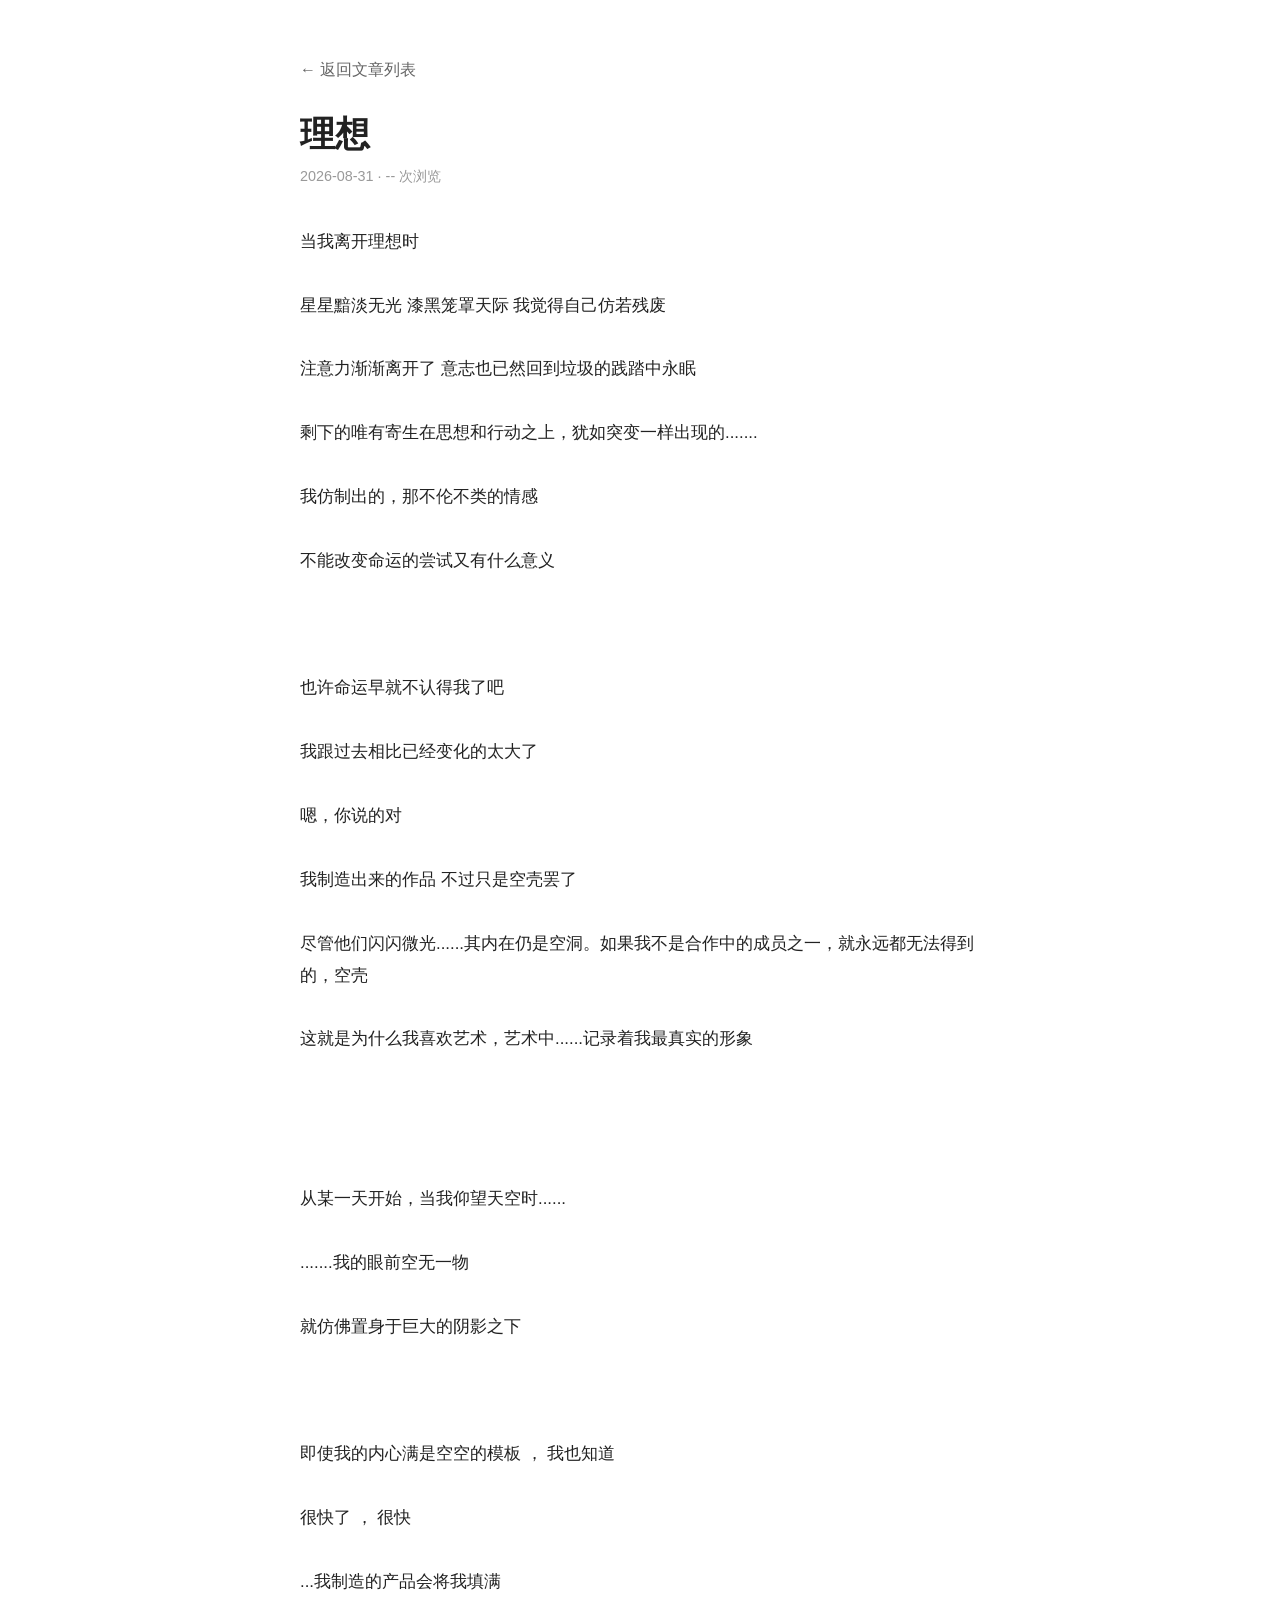
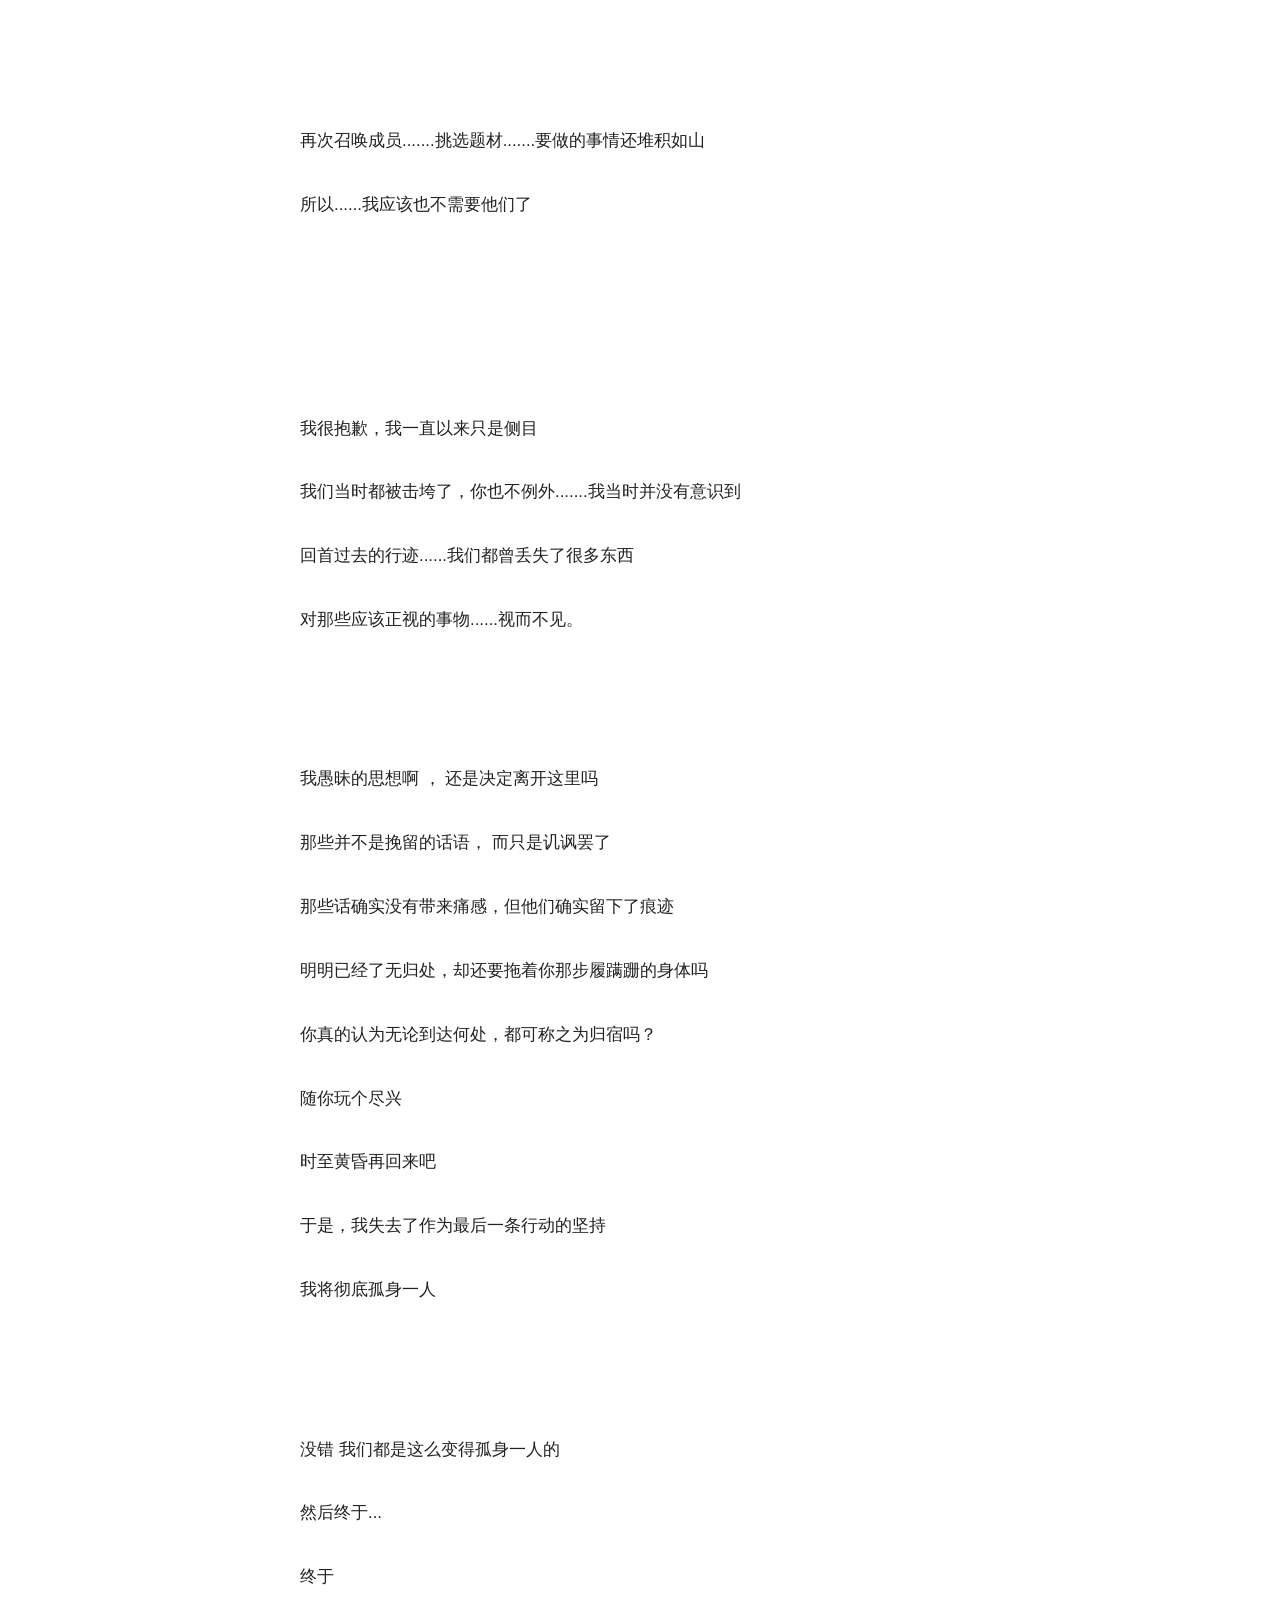
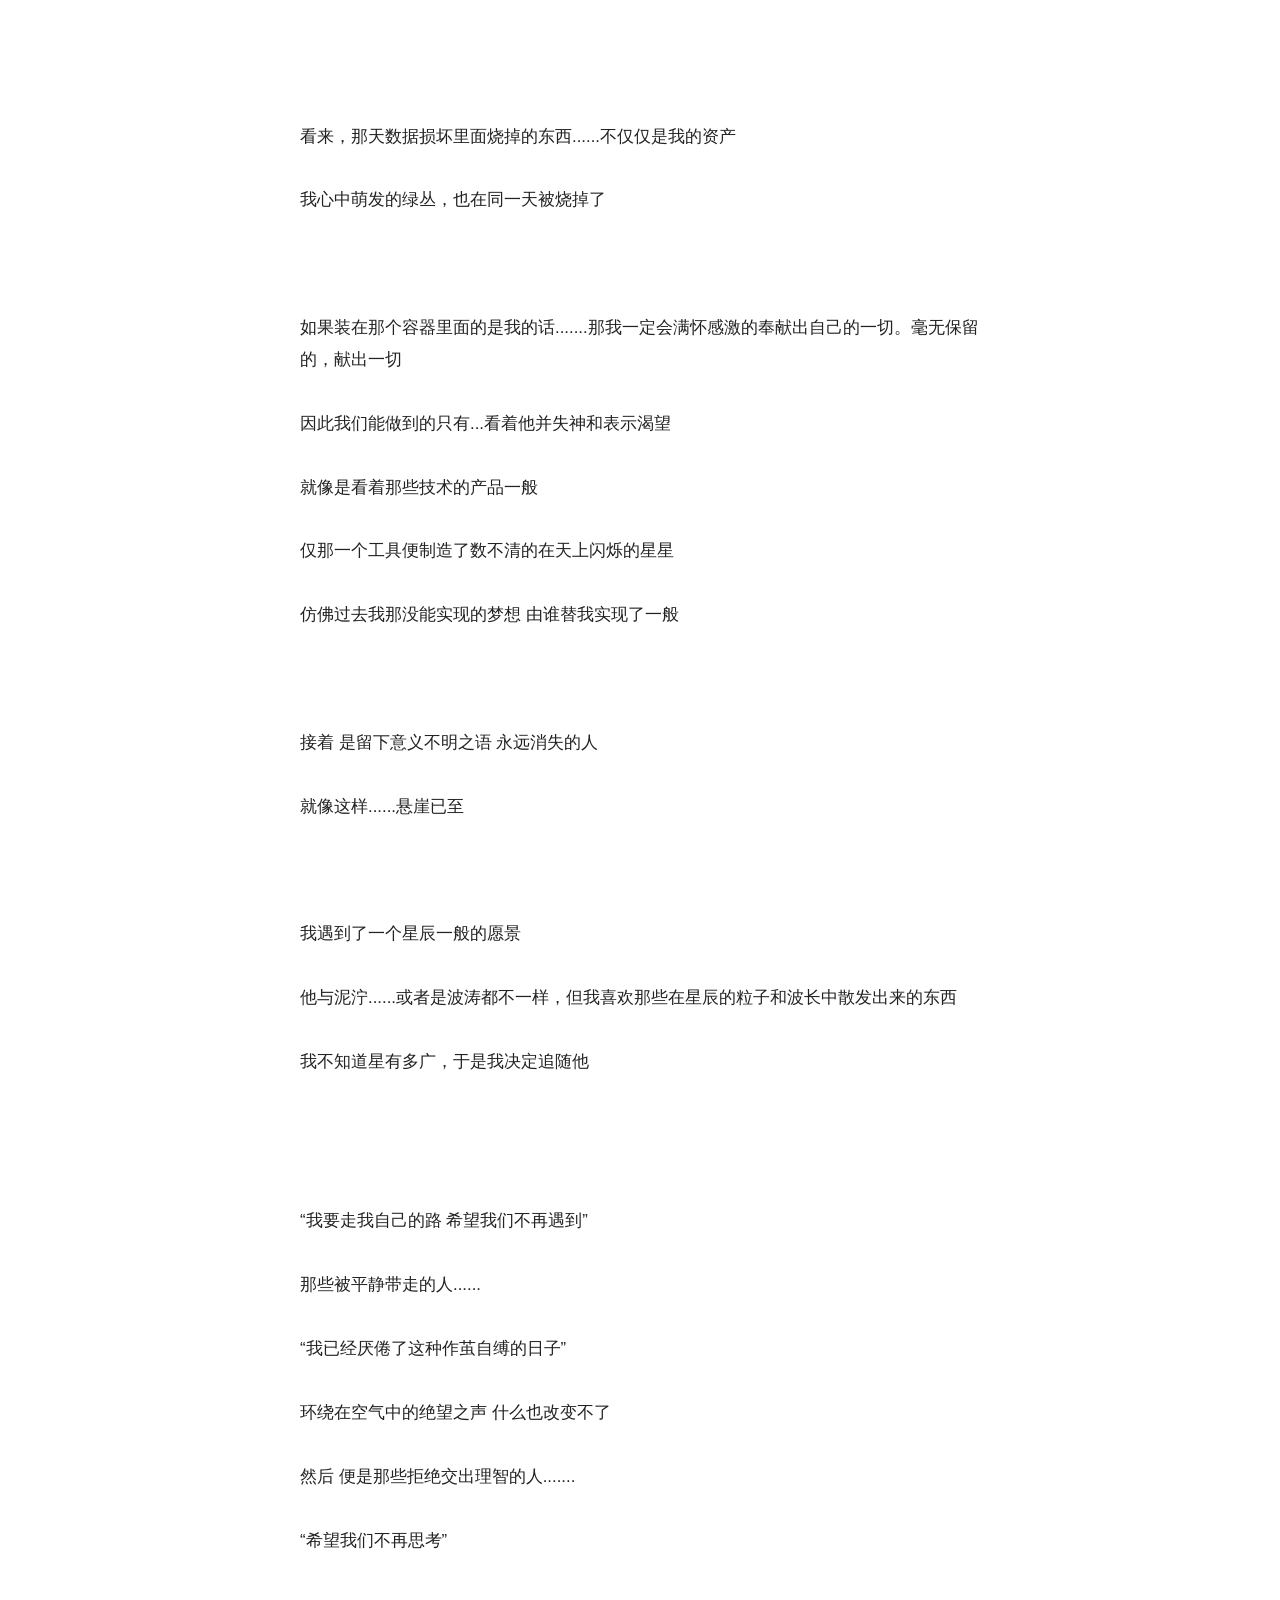
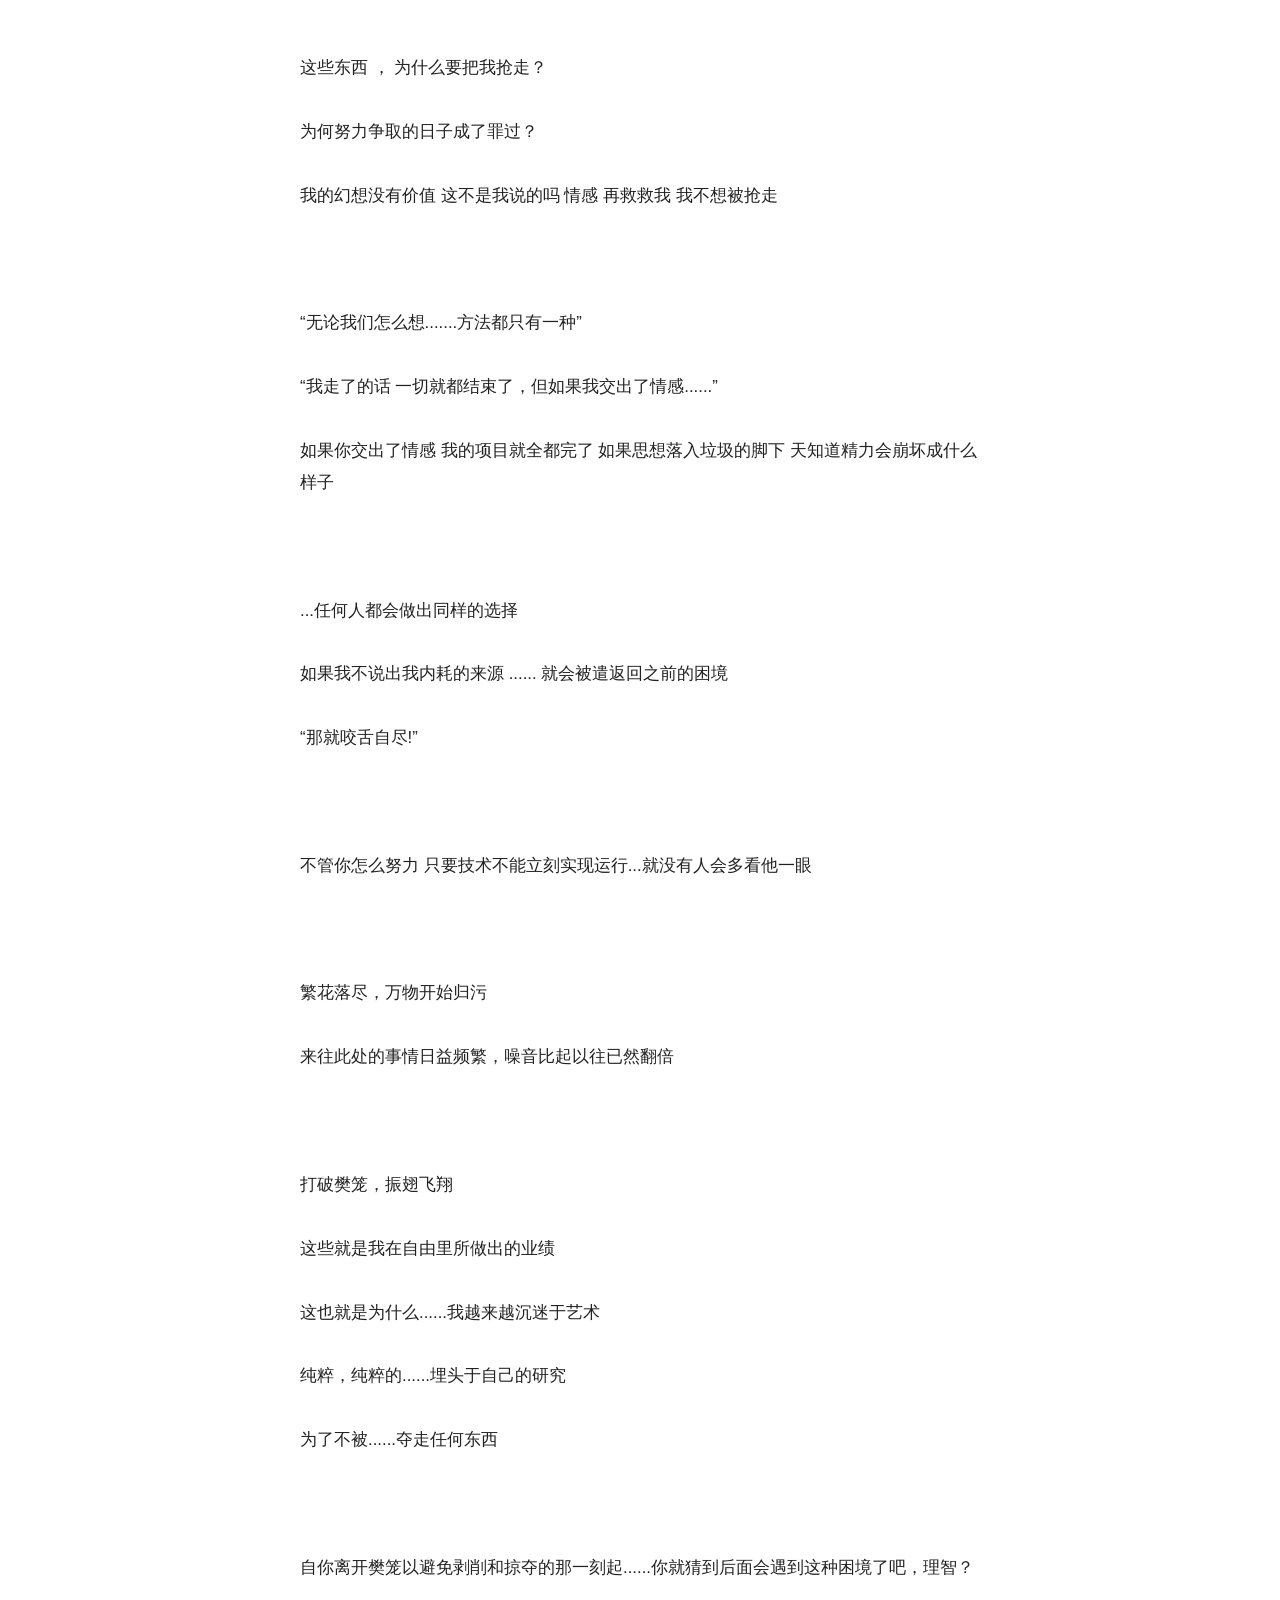
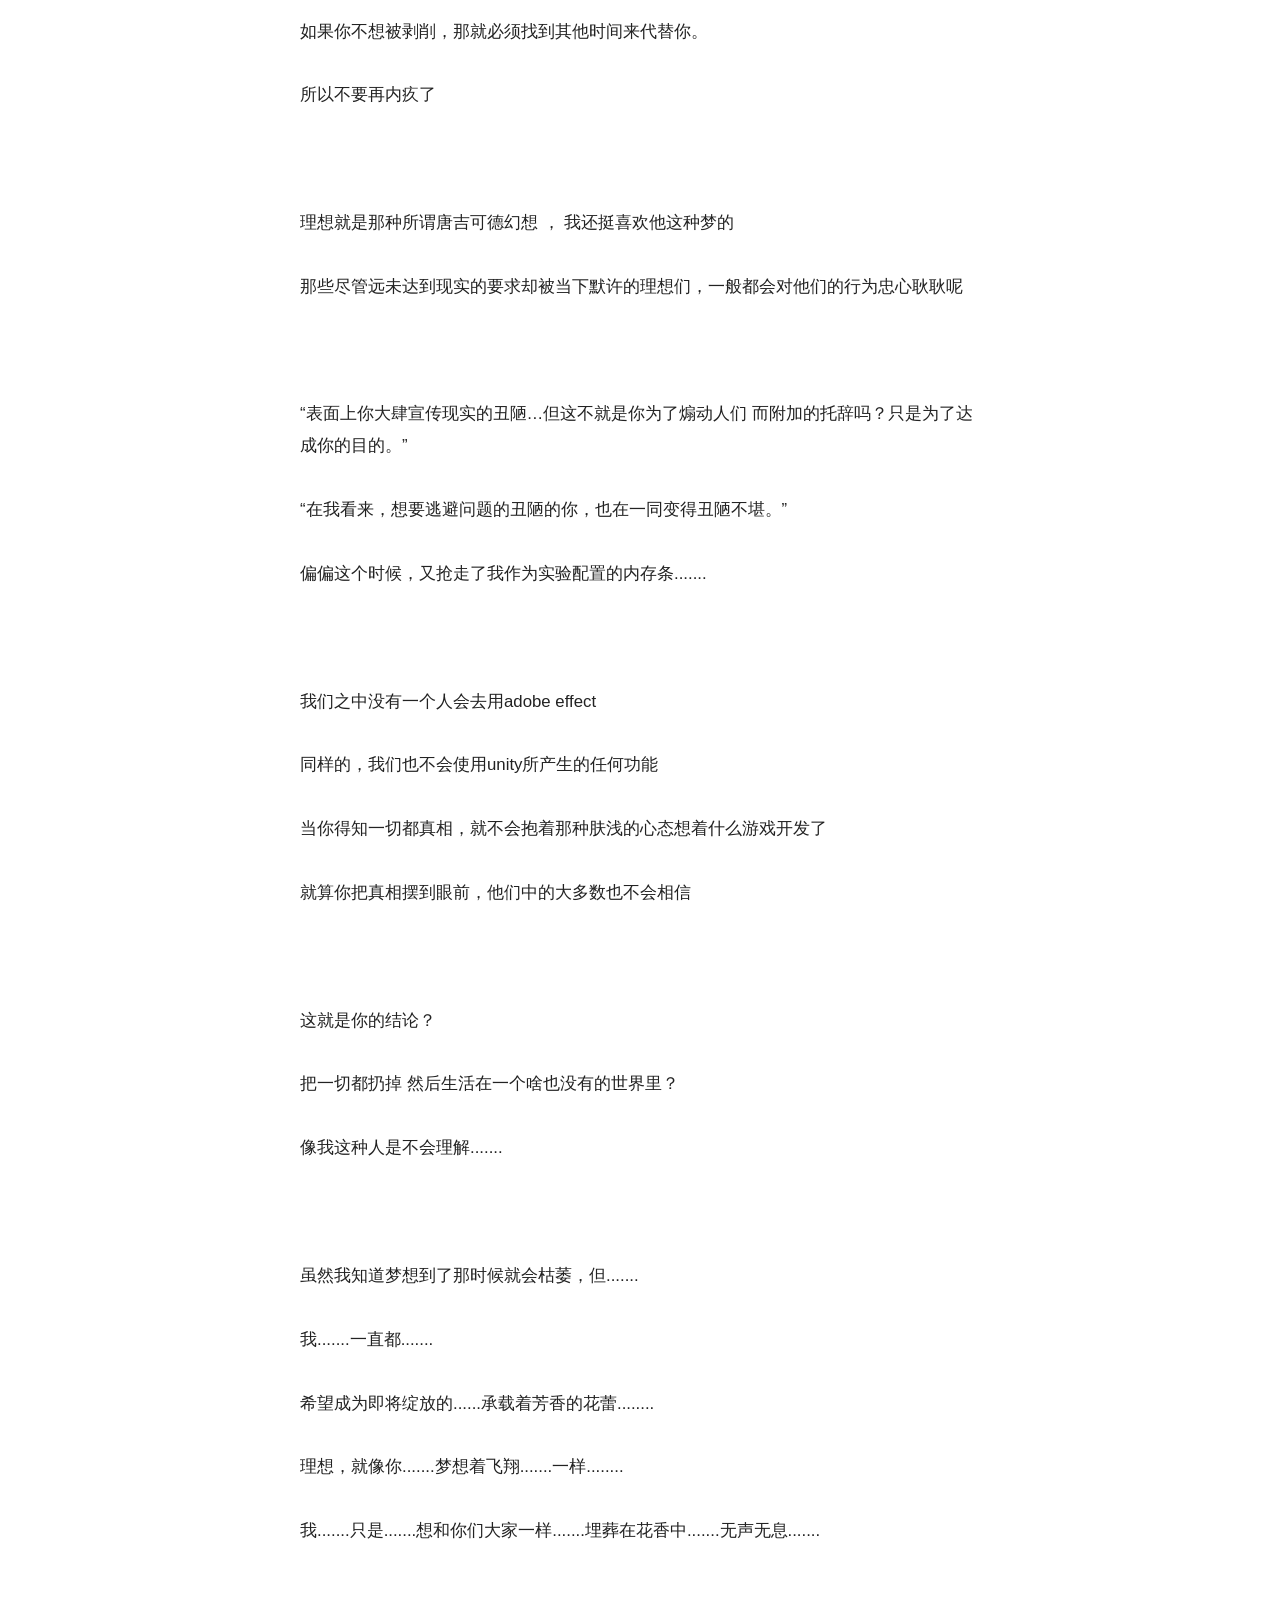
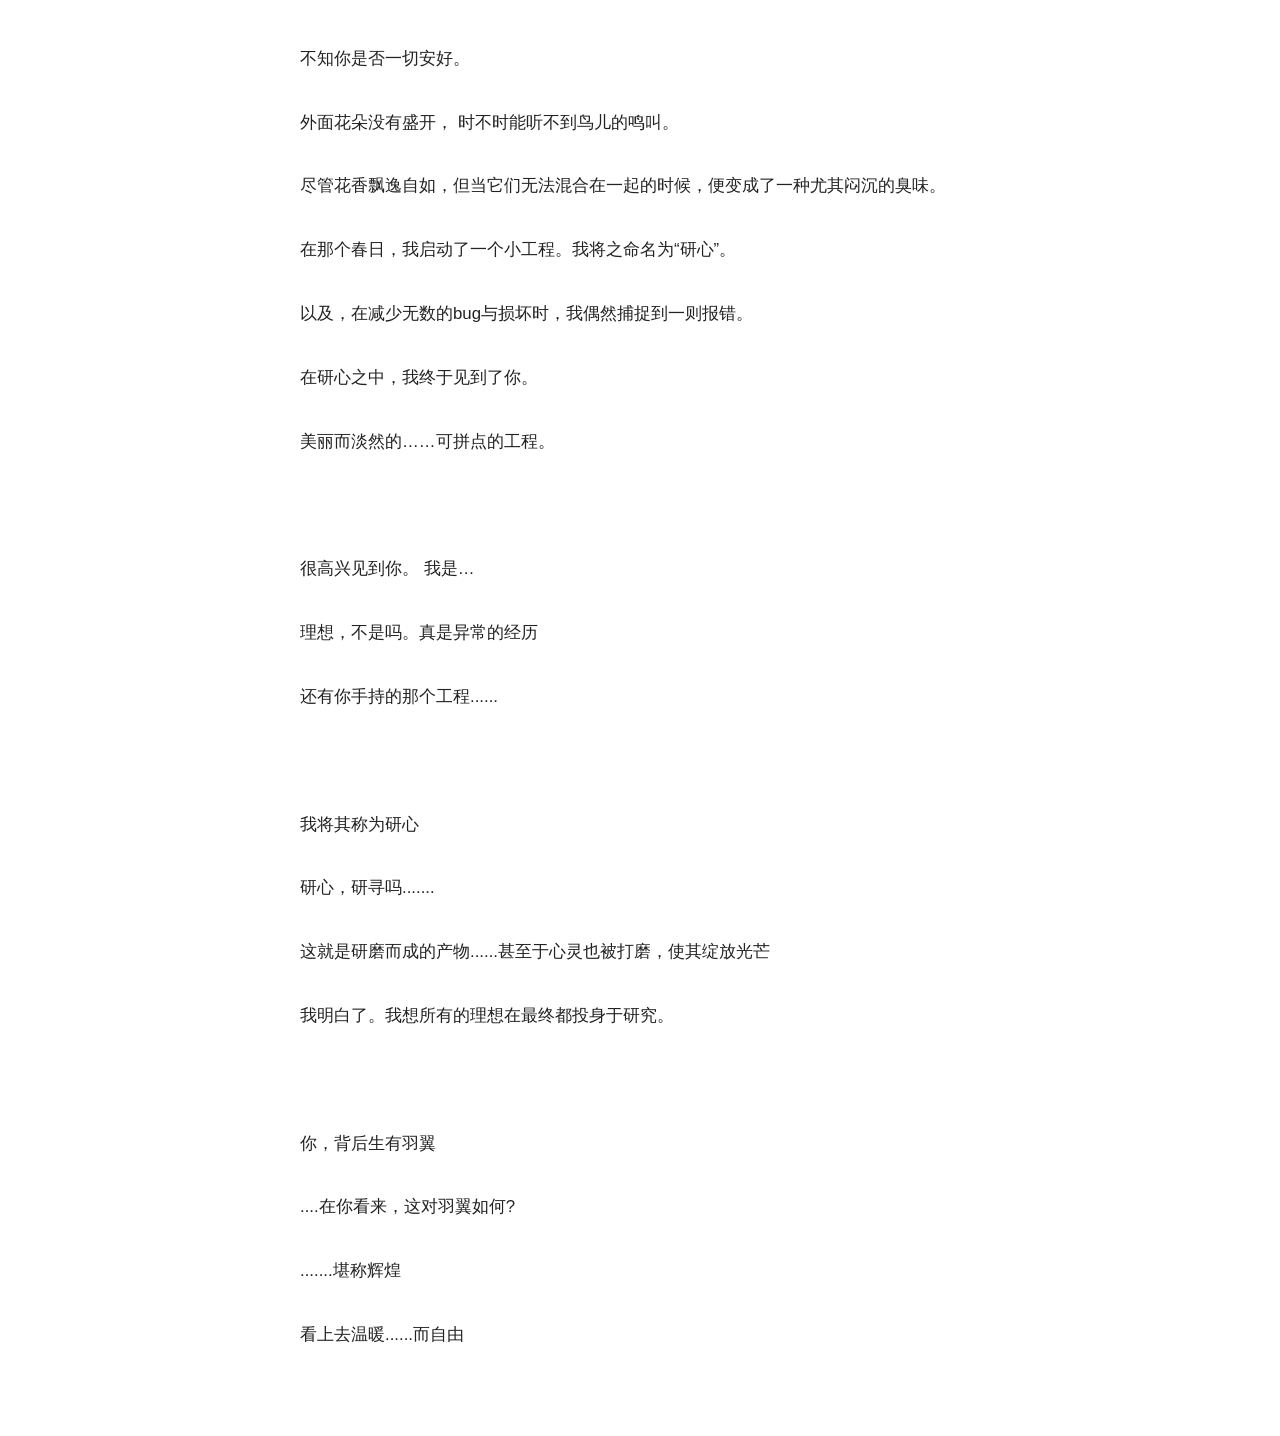
<file: article-3.html>
<!DOCTYPE html>
<html lang="zh-CN">
<head>
    <meta charset="UTF-8">
    <meta name="viewport" content="width=device-width, initial-scale=1.0">
    <title>GameDare - 理想</title>
<link rel="icon" type="image/png" href="st.png">
<script src="themevar.js"></script>
<link rel="stylesheet" href="obsidian-dasun.css">
<link rel="stylesheet" href="works.css">
</head>
<body>
    <div class="container">
        <a class="back-link" href="articles.html">← 返回文章列表</a>

        <h1>理想</h1>
        <div class="article-meta">
            2026-08-31 · <span id="view-count">--</span> 次浏览
        </div>

        <div class="article-content">
            <!-- ============ 文章正文从这里开始 ============ -->
<p>当我离开理想时
<br>
<br>星星黯淡无光 漆黑笼罩天际 我觉得自己仿若残废
<br>
<br>注意力渐渐离开了 意志也已然回到垃圾的践踏中永眠
<br>
<br>剩下的唯有寄生在思想和行动之上，犹如突变一样出现的.......
<br>
<br>我仿制出的，那不伦不类的情感
<br>
<br>不能改变命运的尝试又有什么意义
<br>
<br>
<br>
<br>也许命运早就不认得我了吧
<br>
<br>我跟过去相比已经变化的太大了
<br>
<br>嗯，你说的对
<br>
<br>我制造出来的作品 不过只是空壳罢了
<br>
<br>尽管他们闪闪微光......其内在仍是空洞。如果我不是合作中的成员之一，就永远都无法得到的，空壳
<br>
<br>这就是为什么我喜欢艺术，艺术中......记录着我最真实的形象
<br>
<br>
<br>
<br>
<br>从某一天开始，当我仰望天空时......
<br>
<br>.......我的眼前空无一物
<br>
<br>就仿佛置身于巨大的阴影之下
<br>
<br>
<br>
<br>即使我的内心满是空空的模板 ， 我也知道
<br>
<br>很快了 ， 很快
<br>
<br>...我制造的产品会将我填满
<br>
<br>
<br>
<br>
<br>再次召唤成员.......挑选题材.......要做的事情还堆积如山
<br>
<br>所以......我应该也不需要他们了
<br>
<br>
<br>
<br>
<br>
<br>
<br>我很抱歉，我一直以来只是侧目
<br>
<br>我们当时都被击垮了，你也不例外.......我当时并没有意识到
<br>
<br>回首过去的行迹......我们都曾丢失了很多东西
<br>
<br>对那些应该正视的事物......视而不见。
<br>
<br>
<br>
<br>
<br>我愚昧的思想啊 ， 还是决定离开这里吗
<br>
<br>那些并不是挽留的话语， 而只是讥讽罢了
<br>
<br>那些话确实没有带来痛感，但他们确实留下了痕迹
<br>
<br>明明已经了无归处，却还要拖着你那步履蹒跚的身体吗
<br>
<br>你真的认为无论到达何处，都可称之为归宿吗？
<br>
<br>随你玩个尽兴
<br>
<br>时至黄昏再回来吧
<br>
<br>于是，我失去了作为最后一条行动的坚持
<br>
<br>我将彻底孤身一人
<br>
<br>
<br>
<br>
<br>没错 我们都是这么变得孤身一人的
<br>
<br>然后终于...
<br>
<br>终于
<br>
<br>
<br>
<br>
<br>看来，那天数据损坏里面烧掉的东西......不仅仅是我的资产
<br>
<br>我心中萌发的绿丛，也在同一天被烧掉了
<br>
<br>
<br>
<br>如果装在那个容器里面的是我的话.......那我一定会满怀感激的奉献出自己的一切。毫无保留的，献出一切
<br>
<br>因此我们能做到的只有...看着他并失神和表示渴望
<br>
<br>就像是看着那些技术的产品一般
<br>
<br>仅那一个工具便制造了数不清的在天上闪烁的星星
<br>
<br>仿佛过去我那没能实现的梦想 由谁替我实现了一般
<br>
<br>
<br>
<br>接着 是留下意义不明之语 永远消失的人
<br>
<br>就像这样......悬崖已至
<br>
<br>
<br>
<br>我遇到了一个星辰一般的愿景
<br>
<br>他与泥泞......或者是波涛都不一样，但我喜欢那些在星辰的粒子和波长中散发出来的东西
<br>
<br>我不知道星有多广，于是我决定追随他
<br>
<br>
<br>
<br>
<br>“我要走我自己的路 希望我们不再遇到”
<br>
<br>那些被平静带走的人......
<br>
<br>“我已经厌倦了这种作茧自缚的日子”
<br>
<br>环绕在空气中的绝望之声 什么也改变不了
<br>
<br>然后 便是那些拒绝交出理智的人.......
<br>
<br>“希望我们不再思考”
<br>
<br>
<br>
<br>这些东西 ， 为什么要把我抢走？
<br>
<br>为何努力争取的日子成了罪过？
<br>
<br>我的幻想没有价值 这不是我说的吗   情感 再救救我 我不想被抢走
<br>
<br>
<br>
<br>“无论我们怎么想.......方法都只有一种”
<br>
<br>“我走了的话 一切就都结束了，但如果我交出了情感......”
<br>
<br>如果你交出了情感 我的项目就全都完了 如果思想落入垃圾的脚下 天知道精力会崩坏成什么样子
<br>
<br>
<br>
<br>...任何人都会做出同样的选择
<br>
<br>如果我不说出我内耗的来源 ...... 就会被遣返回之前的困境
<br>
<br>“那就咬舌自尽!”
<br>
<br>
<br>
<br>不管你怎么努力 只要技术不能立刻实现运行...就没有人会多看他一眼
<br>
<br>
<br>
<br>繁花落尽，万物开始归污
<br>
<br>来往此处的事情日益频繁，噪音比起以往已然翻倍
<br>
<br>
<br>
<br>打破樊笼，振翅飞翔
<br>
<br>这些就是我在自由里所做出的业绩
<br>
<br>这也就是为什么......我越来越沉迷于艺术
<br>
<br>纯粹，纯粹的......埋头于自己的研究
<br>
<br>为了不被......夺走任何东西
<br>
<br>
<br>
<br>自你离开樊笼以避免剥削和掠夺的那一刻起......你就猜到后面会遇到这种困境了吧，理智？
<br>
<br>如果你不想被剥削，那就必须找到其他时间来代替你。
<br>
<br>所以不要再内疚了
<br>
<br>
<br>
<br>理想就是那种所谓唐吉可德幻想 ， 我还挺喜欢他这种梦的
<br>
<br>那些尽管远未达到现实的要求却被当下默许的理想们，一般都会对他们的行为忠心耿耿呢
<br>
<br>
<br>
<br>“表面上你大肆宣传现实的丑陋…但这不就是你为了煽动人们 而附加的托辞吗？只是为了达成你的目的。”
<br>
<br>“在我看来，想要逃避问题的丑陋的你，也在一同变得丑陋不堪。”
<br>
<br>偏偏这个时候，又抢走了我作为实验配置的内存条.......
<br>
<br>
<br>
<br>我们之中没有一个人会去用adobe effect
<br>
<br>同样的，我们也不会使用unity所产生的任何功能
<br>
<br>当你得知一切都真相，就不会抱着那种肤浅的心态想着什么游戏开发了
<br>
<br>就算你把真相摆到眼前，他们中的大多数也不会相信
<br>
<br>
<br>
<br>这就是你的结论？
<br>
<br>把一切都扔掉 然后生活在一个啥也没有的世界里？
<br>
<br>像我这种人是不会理解.......
<br>
<br>
<br>
<br>虽然我知道梦想到了那时候就会枯萎，但.......
<br>
<br>我.......一直都.......
<br>
<br>希望成为即将绽放的......承载着芳香的花蕾........
<br>
<br>理想，就像你.......梦想着飞翔.......一样........
<br>
<br>我.......只是.......想和你们大家一样.......埋葬在花香中.......无声无息.......
<br>
<br>
<br>
<br>不知你是否一切安好。 
<br>
<br>外面花朵没有盛开， 时不时能听不到鸟儿的鸣叫。
<br> 
<br>尽管花香飘逸自如，但当它们无法混合在一起的时候，便变成了一种尤其闷沉的臭味。
<br>
<br>在那个春日，我启动了一个小工程。我将之命名为“研心”。 
<br>
<br>以及，在减少无数的bug与损坏时，我偶然捕捉到一则报错。
<br> 
<br>在研心之中，我终于见到了你。
<br>
<br>美丽而淡然的……可拼点的工程。
<br>
<br>
<br>
<br>很高兴见到你。 我是…
<br>
<br>理想，不是吗。真是异常的经历
<br>
<br>还有你手持的那个工程......
<br>
<br>
<br>
<br>我将其称为研心
<br>
<br>研心，研寻吗.......
<br>
<br>这就是研磨而成的产物......甚至于心灵也被打磨，使其绽放光芒
<br>
<br>我明白了。我想所有的理想在最终都投身于研究。
<br>
<br>
<br>
<br>你，背后生有羽翼
<br>
<br>....在你看来，这对羽翼如何?
<br>
<br>.......堪称辉煌
<br>
<br>看上去温暖......而自由</p>
            <!-- ============ 文章正文到这里结束 ============ -->
        </div>
    </div>

    <script src="theme.js"></script>
</body>
</html>
</file>
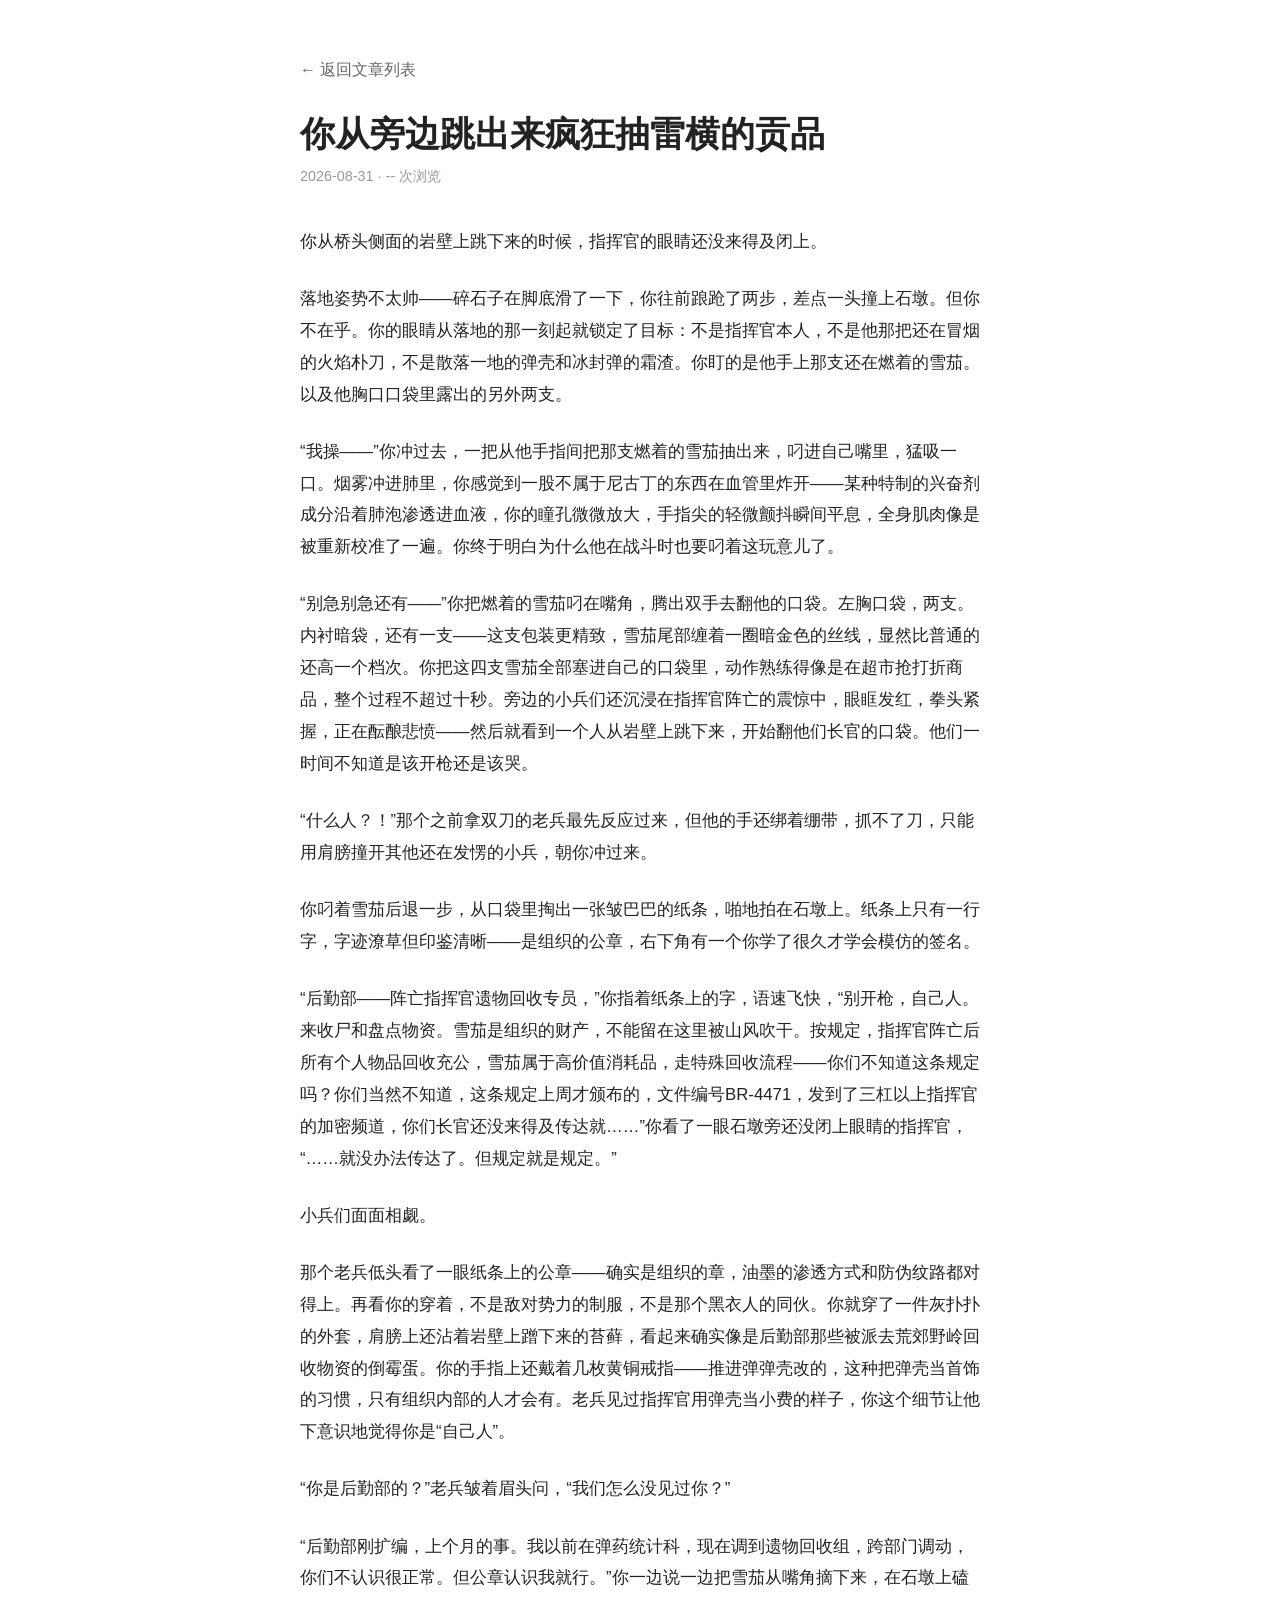
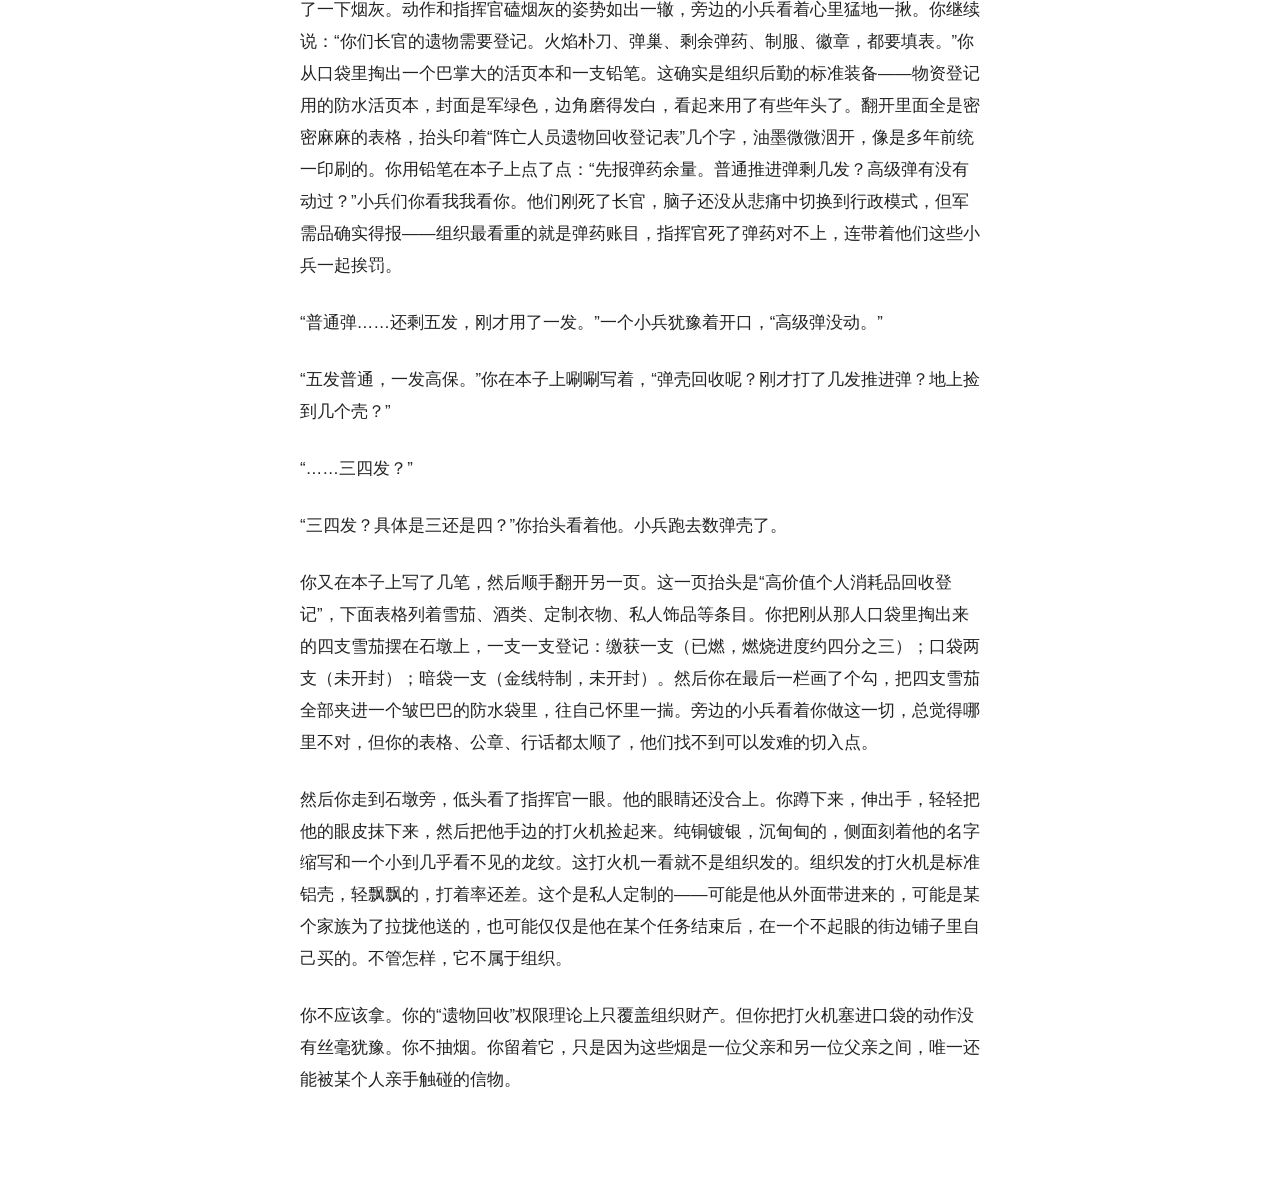
<file: article-4.html>
<!DOCTYPE html>
<html lang="zh-CN">
<head>
    <meta charset="UTF-8">
    <meta name="viewport" content="width=device-width, initial-scale=1.0">
    <title>GameDare - 疯狂抽雷横</title>
<link rel="icon" type="image/png" href="st.png">
<script src="themevar.js"></script>
<link rel="stylesheet" href="obsidian-dasun.css">
<link rel="stylesheet" href="works.css">
</head>
<body>
    <div class="container">
        <a class="back-link" href="articles.html">← 返回文章列表</a>

        <h1>你从旁边跳出来疯狂抽雷横的贡品</h1>
        <div class="article-meta">
            2026-08-31 · <span id="view-count">--</span> 次浏览
        </div>

        <div class="article-content">
            <!-- ============ 文章正文从这里开始 ============ -->
<p>你从桥头侧面的岩壁上跳下来的时候，指挥官的眼睛还没来得及闭上。</p>

<p>落地姿势不太帅——碎石子在脚底滑了一下，你往前踉跄了两步，差点一头撞上石墩。但你不在乎。你的眼睛从落地的那一刻起就锁定了目标：不是指挥官本人，不是他那把还在冒烟的火焰朴刀，不是散落一地的弹壳和冰封弹的霜渣。你盯的是他手上那支还在燃着的雪茄。以及他胸口口袋里露出的另外两支。</p>

<p>“我操——”你冲过去，一把从他手指间把那支燃着的雪茄抽出来，叼进自己嘴里，猛吸一口。烟雾冲进肺里，你感觉到一股不属于尼古丁的东西在血管里炸开——某种特制的兴奋剂成分沿着肺泡渗透进血液，你的瞳孔微微放大，手指尖的轻微颤抖瞬间平息，全身肌肉像是被重新校准了一遍。你终于明白为什么他在战斗时也要叼着这玩意儿了。</p>

<p>“别急别急还有——”你把燃着的雪茄叼在嘴角，腾出双手去翻他的口袋。左胸口袋，两支。内衬暗袋，还有一支——这支包装更精致，雪茄尾部缠着一圈暗金色的丝线，显然比普通的还高一个档次。你把这四支雪茄全部塞进自己的口袋里，动作熟练得像是在超市抢打折商品，整个过程不超过十秒。旁边的小兵们还沉浸在指挥官阵亡的震惊中，眼眶发红，拳头紧握，正在酝酿悲愤——然后就看到一个人从岩壁上跳下来，开始翻他们长官的口袋。他们一时间不知道是该开枪还是该哭。</p>

<p>“什么人？！”那个之前拿双刀的老兵最先反应过来，但他的手还绑着绷带，抓不了刀，只能用肩膀撞开其他还在发愣的小兵，朝你冲过来。</p>

<p>你叼着雪茄后退一步，从口袋里掏出一张皱巴巴的纸条，啪地拍在石墩上。纸条上只有一行字，字迹潦草但印鉴清晰——是组织的公章，右下角有一个你学了很久才学会模仿的签名。</p>

<p>“后勤部——阵亡指挥官遗物回收专员，”你指着纸条上的字，语速飞快，“别开枪，自己人。来收尸和盘点物资。雪茄是组织的财产，不能留在这里被山风吹干。按规定，指挥官阵亡后所有个人物品回收充公，雪茄属于高价值消耗品，走特殊回收流程——你们不知道这条规定吗？你们当然不知道，这条规定上周才颁布的，文件编号BR-4471，发到了三杠以上指挥官的加密频道，你们长官还没来得及传达就……”你看了一眼石墩旁还没闭上眼睛的指挥官，“……就没办法传达了。但规定就是规定。”</p>

<p>小兵们面面相觑。</p>

<p>那个老兵低头看了一眼纸条上的公章——确实是组织的章，油墨的渗透方式和防伪纹路都对得上。再看你的穿着，不是敌对势力的制服，不是那个黑衣人的同伙。你就穿了一件灰扑扑的外套，肩膀上还沾着岩壁上蹭下来的苔藓，看起来确实像是后勤部那些被派去荒郊野岭回收物资的倒霉蛋。你的手指上还戴着几枚黄铜戒指——推进弹弹壳改的，这种把弹壳当首饰的习惯，只有组织内部的人才会有。老兵见过指挥官用弹壳当小费的样子，你这个细节让他下意识地觉得你是“自己人”。</p>

<p>“你是后勤部的？”老兵皱着眉头问，“我们怎么没见过你？”</p>

<p>“后勤部刚扩编，上个月的事。我以前在弹药统计科，现在调到遗物回收组，跨部门调动，你们不认识很正常。但公章认识我就行。”你一边说一边把雪茄从嘴角摘下来，在石墩上磕了一下烟灰。动作和指挥官磕烟灰的姿势如出一辙，旁边的小兵看着心里猛地一揪。你继续说：“你们长官的遗物需要登记。火焰朴刀、弹巢、剩余弹药、制服、徽章，都要填表。”你从口袋里掏出一个巴掌大的活页本和一支铅笔。这确实是组织后勤的标准装备——物资登记用的防水活页本，封面是军绿色，边角磨得发白，看起来用了有些年头了。翻开里面全是密密麻麻的表格，抬头印着“阵亡人员遗物回收登记表”几个字，油墨微微洇开，像是多年前统一印刷的。你用铅笔在本子上点了点：“先报弹药余量。普通推进弹剩几发？高级弹有没有动过？”小兵们你看我我看你。他们刚死了长官，脑子还没从悲痛中切换到行政模式，但军需品确实得报——组织最看重的就是弹药账目，指挥官死了弹药对不上，连带着他们这些小兵一起挨罚。</p>

<p>“普通弹……还剩五发，刚才用了一发。”一个小兵犹豫着开口，“高级弹没动。”</p>

<p>“五发普通，一发高保。”你在本子上唰唰写着，“弹壳回收呢？刚才打了几发推进弹？地上捡到几个壳？”</p>

<p>“……三四发？”</p>

<p>“三四发？具体是三还是四？”你抬头看着他。小兵跑去数弹壳了。</p>

<p>你又在本子上写了几笔，然后顺手翻开另一页。这一页抬头是“高价值个人消耗品回收登记”，下面表格列着雪茄、酒类、定制衣物、私人饰品等条目。你把刚从那人口袋里掏出来的四支雪茄摆在石墩上，一支一支登记：缴获一支（已燃，燃烧进度约四分之三）；口袋两支（未开封）；暗袋一支（金线特制，未开封）。然后你在最后一栏画了个勾，把四支雪茄全部夹进一个皱巴巴的防水袋里，往自己怀里一揣。旁边的小兵看着你做这一切，总觉得哪里不对，但你的表格、公章、行话都太顺了，他们找不到可以发难的切入点。</p>

<p>然后你走到石墩旁，低头看了指挥官一眼。他的眼睛还没合上。你蹲下来，伸出手，轻轻把他的眼皮抹下来，然后把他手边的打火机捡起来。纯铜镀银，沉甸甸的，侧面刻着他的名字缩写和一个小到几乎看不见的龙纹。这打火机一看就不是组织发的。组织发的打火机是标准铝壳，轻飘飘的，打着率还差。这个是私人定制的——可能是他从外面带进来的，可能是某个家族为了拉拢他送的，也可能仅仅是他在某个任务结束后，在一个不起眼的街边铺子里自己买的。不管怎样，它不属于组织。</p>

<p>你不应该拿。你的“遗物回收”权限理论上只覆盖组织财产。但你把打火机塞进口袋的动作没有丝毫犹豫。你不抽烟。你留着它，只是因为这些烟是一位父亲和另一位父亲之间，唯一还能被某个人亲手触碰的信物。</p>
            <!-- ============ 文章正文到这里结束 ============ -->
        </div>
    </div>

    <script src="theme.js"></script>
</body>
</html>
</file>
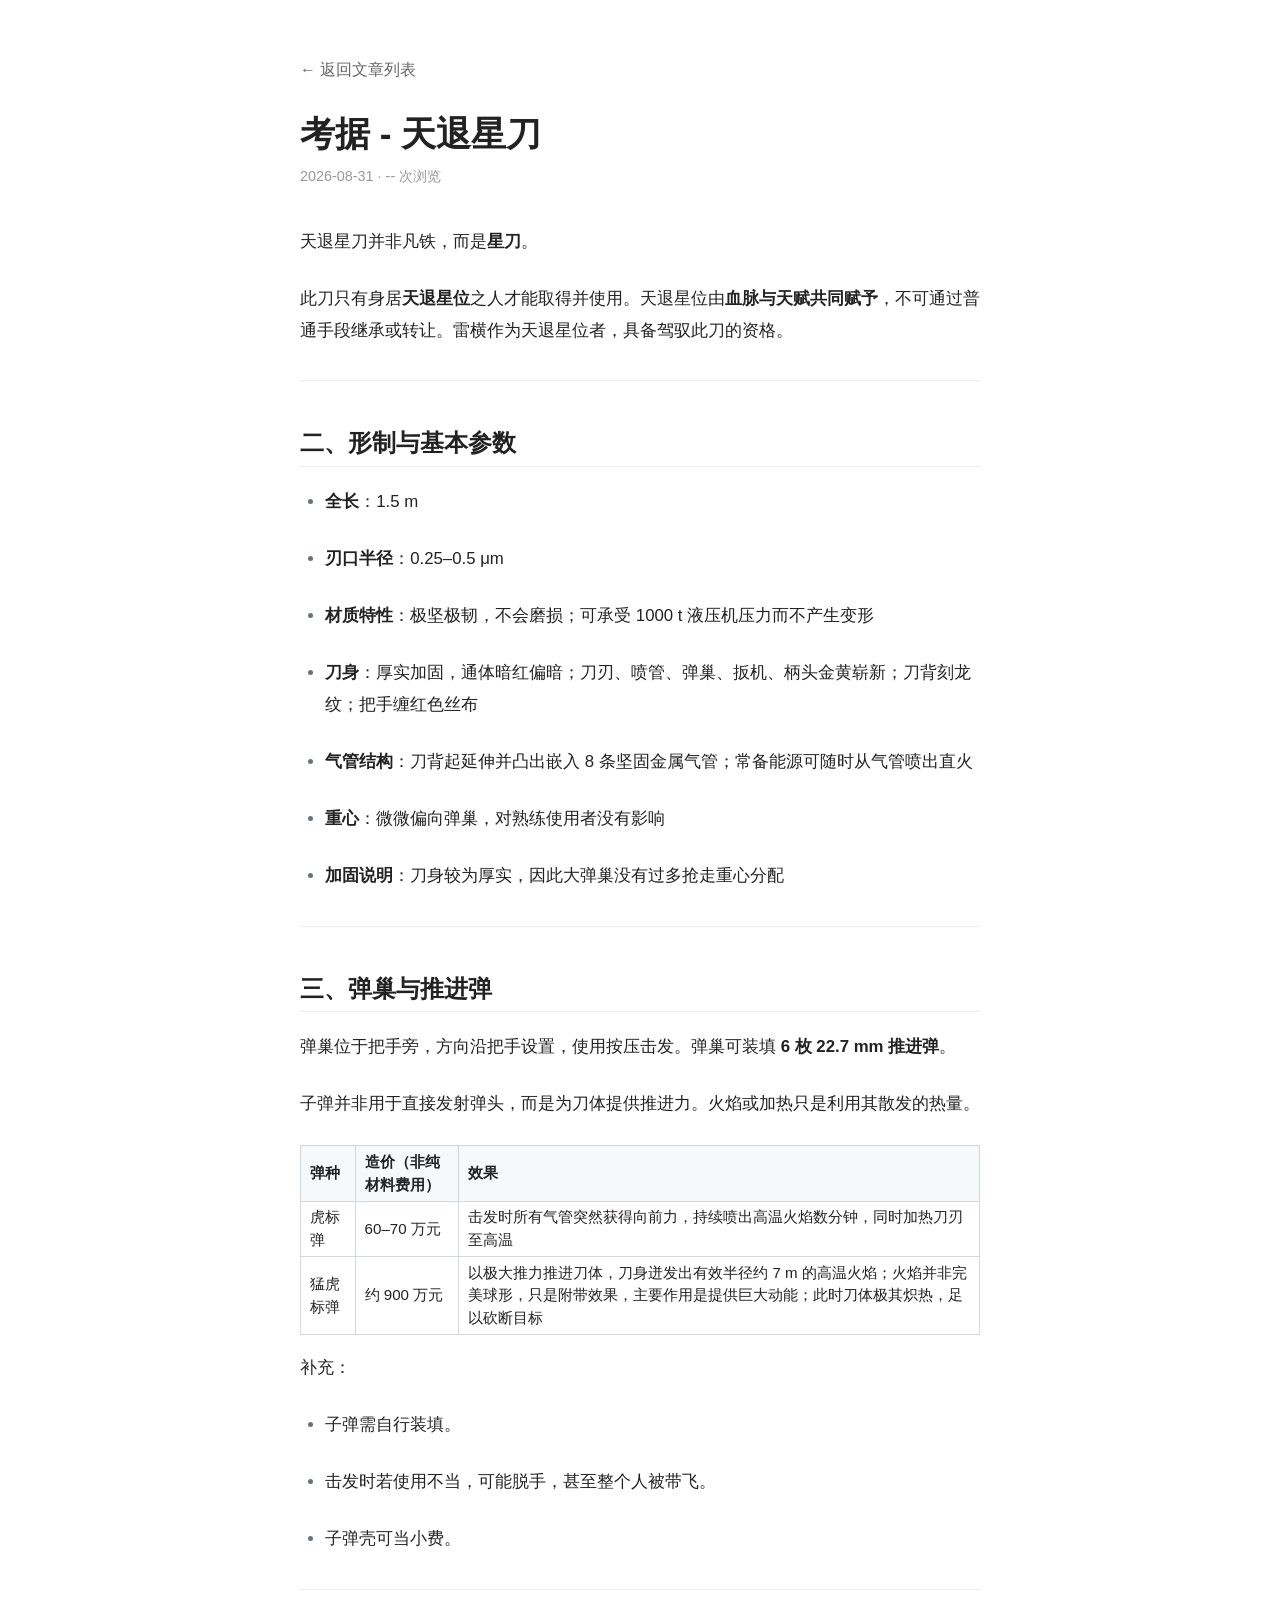
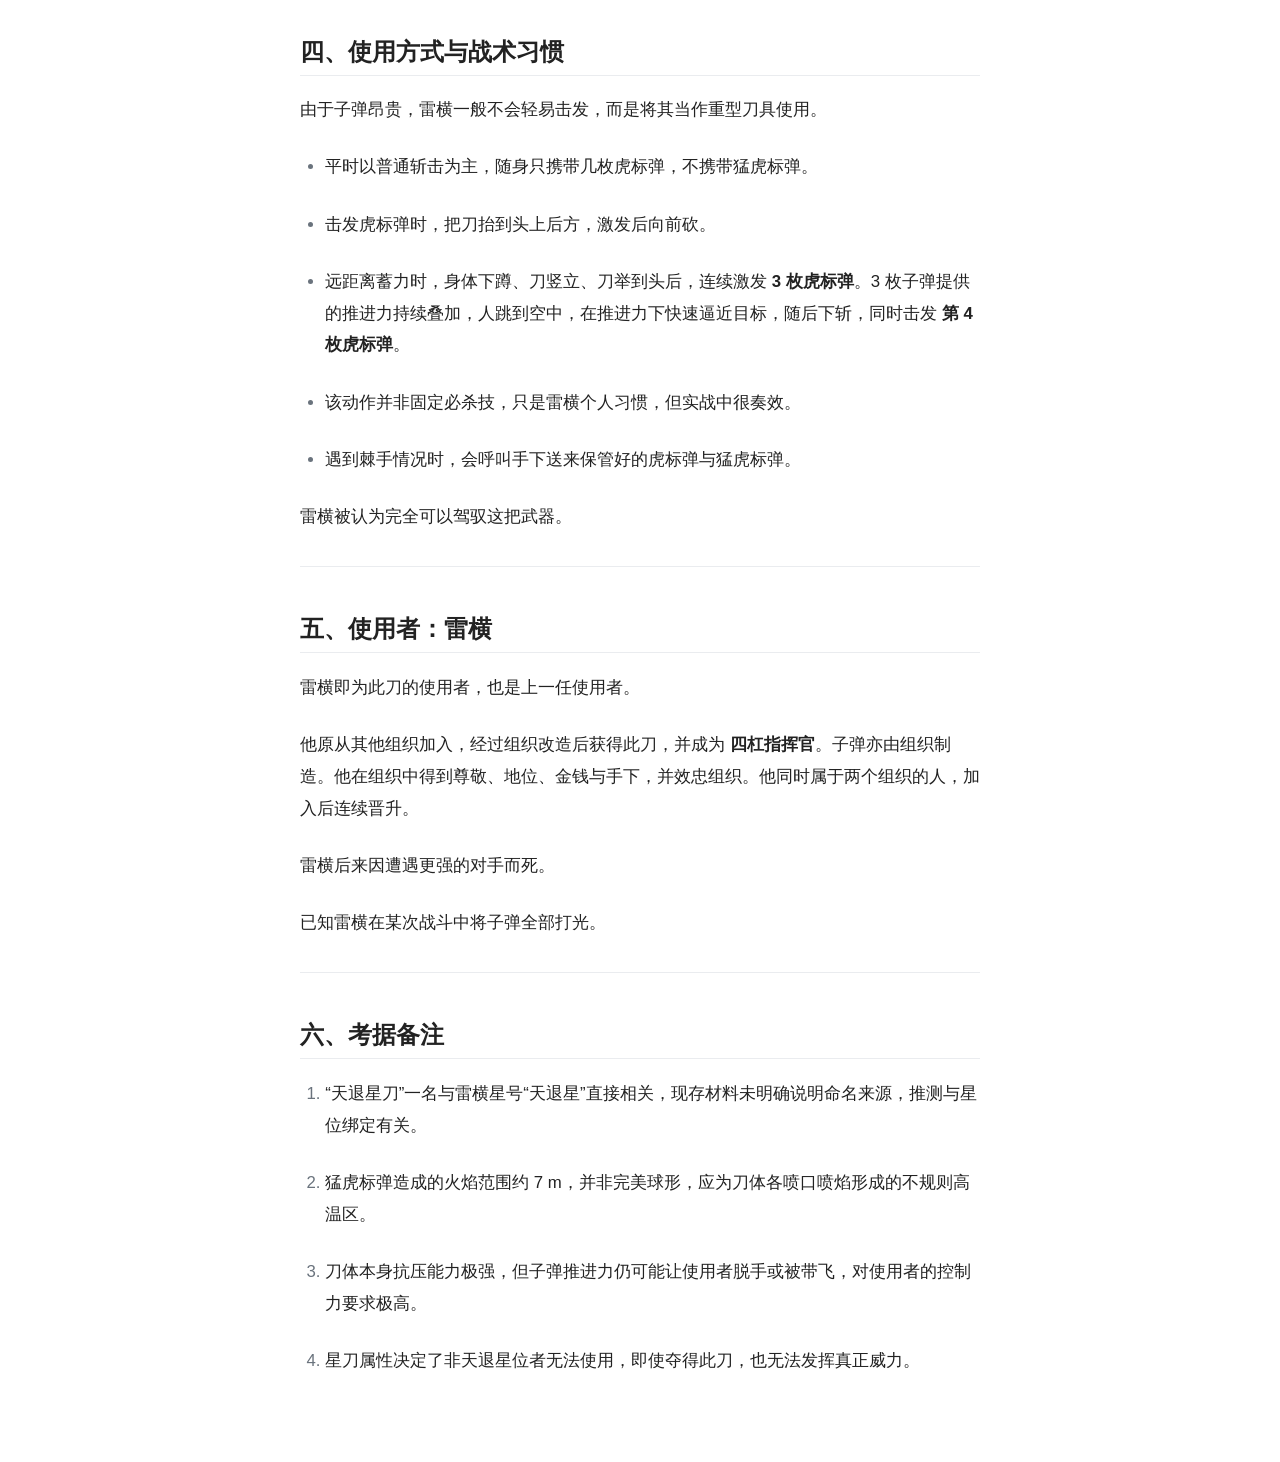
<file: article-5.html>
<!DOCTYPE html>
<html lang="zh-CN">
<head>
    <meta charset="UTF-8">
    <meta name="viewport" content="width=device-width, initial-scale=1.0">
<title>GameDare - 天退星刀</title>
<link rel="icon" type="image/png" href="st.png">
<script src="themevar.js"></script>
<link rel="stylesheet" href="obsidian-dasun.css">
<link rel="stylesheet" href="works.css">
</head>
<body>
    <div class="container">
        <a class="back-link" href="articles.html">← 返回文章列表</a>

        <h1>考据 - 天退星刀</h1>
        <div class="article-meta">
            2026-08-31	 · <span id="view-count">--</span> 次浏览
        </div>

        <div class="article-content">
            <!-- ============ 文章正文从这里开始 ============ -->
<p>天退星刀并非凡铁，而是<strong>星刀</strong>。</p>
<p>此刀只有身居<strong>天退星位</strong>之人才能取得并使用。天退星位由<strong>血脉与天赋共同赋予</strong>，不可通过普通手段继承或转让。雷横作为天退星位者，具备驾驭此刀的资格。</p>
<hr />
<h2 id="_1">二、形制与基本参数</h2>
<ul>
<li>
<p><strong>全长</strong>：1.5 m</p>
</li>
<li>
<p><strong>刃口半径</strong>：0.25–0.5 μm</p>
</li>
<li>
<p><strong>材质特性</strong>：极坚极韧，不会磨损；可承受 1000 t 液压机压力而不产生变形</p>
</li>
<li>
<p><strong>刀身</strong>：厚实加固，通体暗红偏暗；刀刃、喷管、弹巢、扳机、柄头金黄崭新；刀背刻龙纹；把手缠红色丝布</p>
</li>
<li>
<p><strong>气管结构</strong>：刀背起延伸并凸出嵌入 8 条坚固金属气管；常备能源可随时从气管喷出直火</p>
</li>
<li>
<p><strong>重心</strong>：微微偏向弹巢，对熟练使用者没有影响</p>
</li>
<li>
<p><strong>加固说明</strong>：刀身较为厚实，因此大弹巢没有过多抢走重心分配</p>
</li>
</ul>
<hr />
<h2 id="_2">三、弹巢与推进弹</h2>
<p>弹巢位于把手旁，方向沿把手设置，使用按压击发。弹巢可装填 <strong>6 枚 22.7 mm 推进弹</strong>。</p>
<p>子弹并非用于直接发射弹头，而是为刀体提供推进力。火焰或加热只是利用其散发的热量。</p>
<table>
<thead>
<tr>
<th>弹种</th>
<th>造价（非纯材料费用）</th>
<th>效果</th>
</tr>
</thead>
<tbody>
<tr>
<td>虎标弹</td>
<td>60–70 万元</td>
<td>击发时所有气管突然获得向前力，持续喷出高温火焰数分钟，同时加热刀刃至高温</td>
</tr>
<tr>
<td>猛虎标弹</td>
<td>约 900 万元</td>
<td>以极大推力推进刀体，刀身迸发出有效半径约 7 m 的高温火焰；火焰并非完美球形，只是附带效果，主要作用是提供巨大动能；此时刀体极其炽热，足以砍断目标</td>
</tr>
</tbody>
</table>
<p>补充：</p>
<ul>
<li>
<p>子弹需自行装填。</p>
</li>
<li>
<p>击发时若使用不当，可能脱手，甚至整个人被带飞。</p>
</li>
<li>
<p>子弹壳可当小费。</p>
</li>
</ul>
<hr />
<h2 id="_3">四、使用方式与战术习惯</h2>
<p>由于子弹昂贵，雷横一般不会轻易击发，而是将其当作重型刀具使用。</p>
<ul>
<li>
<p>平时以普通斩击为主，随身只携带几枚虎标弹，不携带猛虎标弹。</p>
</li>
<li>
<p>击发虎标弹时，把刀抬到头上后方，激发后向前砍。</p>
</li>
<li>
<p>远距离蓄力时，身体下蹲、刀竖立、刀举到头后，连续激发 <strong>3 枚虎标弹</strong>。3 枚子弹提供的推进力持续叠加，人跳到空中，在推进力下快速逼近目标，随后下斩，同时击发 <strong>第 4 枚虎标弹</strong>。</p>
</li>
<li>
<p>该动作并非固定必杀技，只是雷横个人习惯，但实战中很奏效。</p>
</li>
<li>
<p>遇到棘手情况时，会呼叫手下送来保管好的虎标弹与猛虎标弹。</p>
</li>
</ul>
<p>雷横被认为完全可以驾驭这把武器。</p>
<hr />
<h2 id="_4">五、使用者：雷横</h2>
<p>雷横即为此刀的使用者，也是上一任使用者。</p>
<p>他原从其他组织加入，经过组织改造后获得此刀，并成为 <strong>四杠指挥官</strong>。子弹亦由组织制造。他在组织中得到尊敬、地位、金钱与手下，并效忠组织。他同时属于两个组织的人，加入后连续晋升。</p>
<p>雷横后来因遭遇更强的对手而死。</p>
<p>已知雷横在某次战斗中将子弹全部打光。</p>
<hr />
<h2 id="_5">六、考据备注</h2>
<ol>
<li>
<p>“天退星刀”一名与雷横星号“天退星”直接相关，现存材料未明确说明命名来源，推测与星位绑定有关。</p>
</li>
<li>
<p>猛虎标弹造成的火焰范围约 7 m，并非完美球形，应为刀体各喷口喷焰形成的不规则高温区。</p>
</li>
<li>
<p>刀体本身抗压能力极强，但子弹推进力仍可能让使用者脱手或被带飞，对使用者的控制力要求极高。</p>
</li>
<li>
<p>星刀属性决定了非天退星位者无法使用，即使夺得此刀，也无法发挥真正威力。</p>
</li>
</ol>
            <!-- ============ 文章正文到这里结束 ============ -->
        </div>
    </div>

    <script src="theme.js"></script>
</body>
</html>
</file>
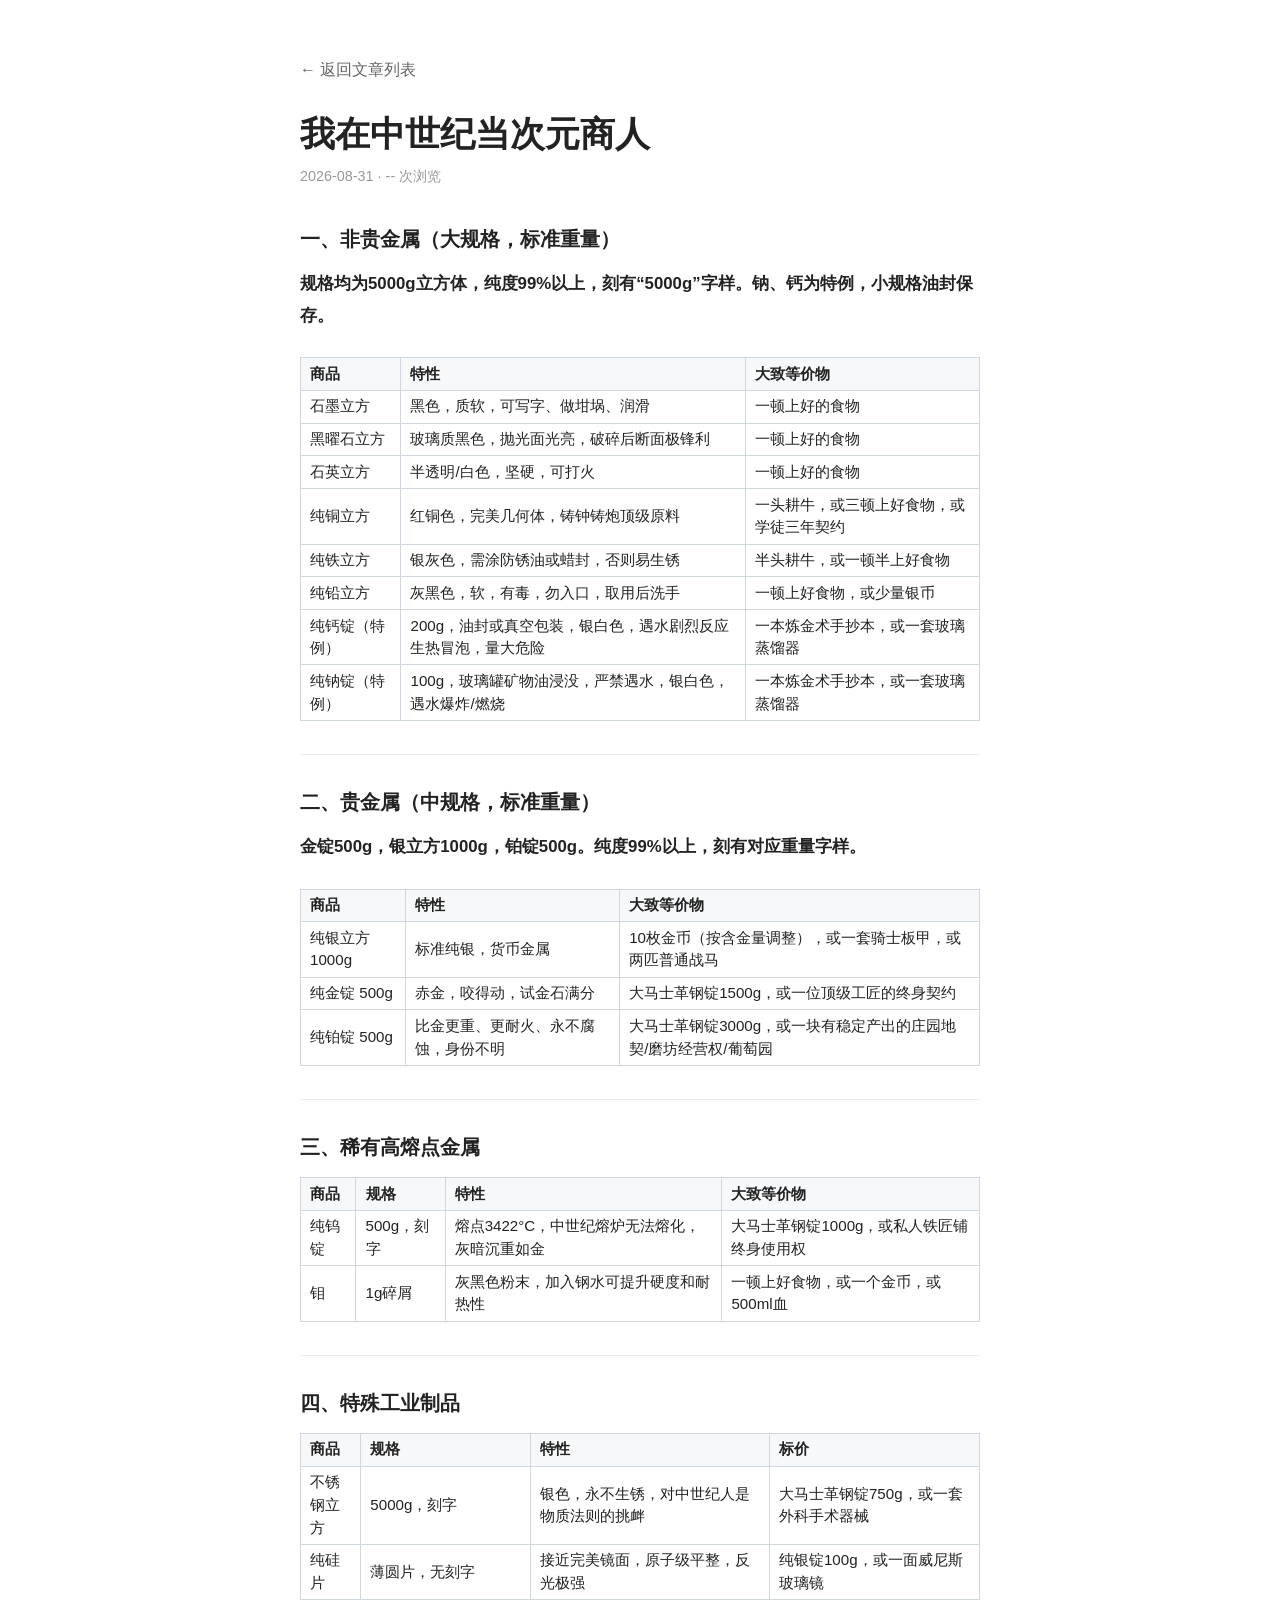
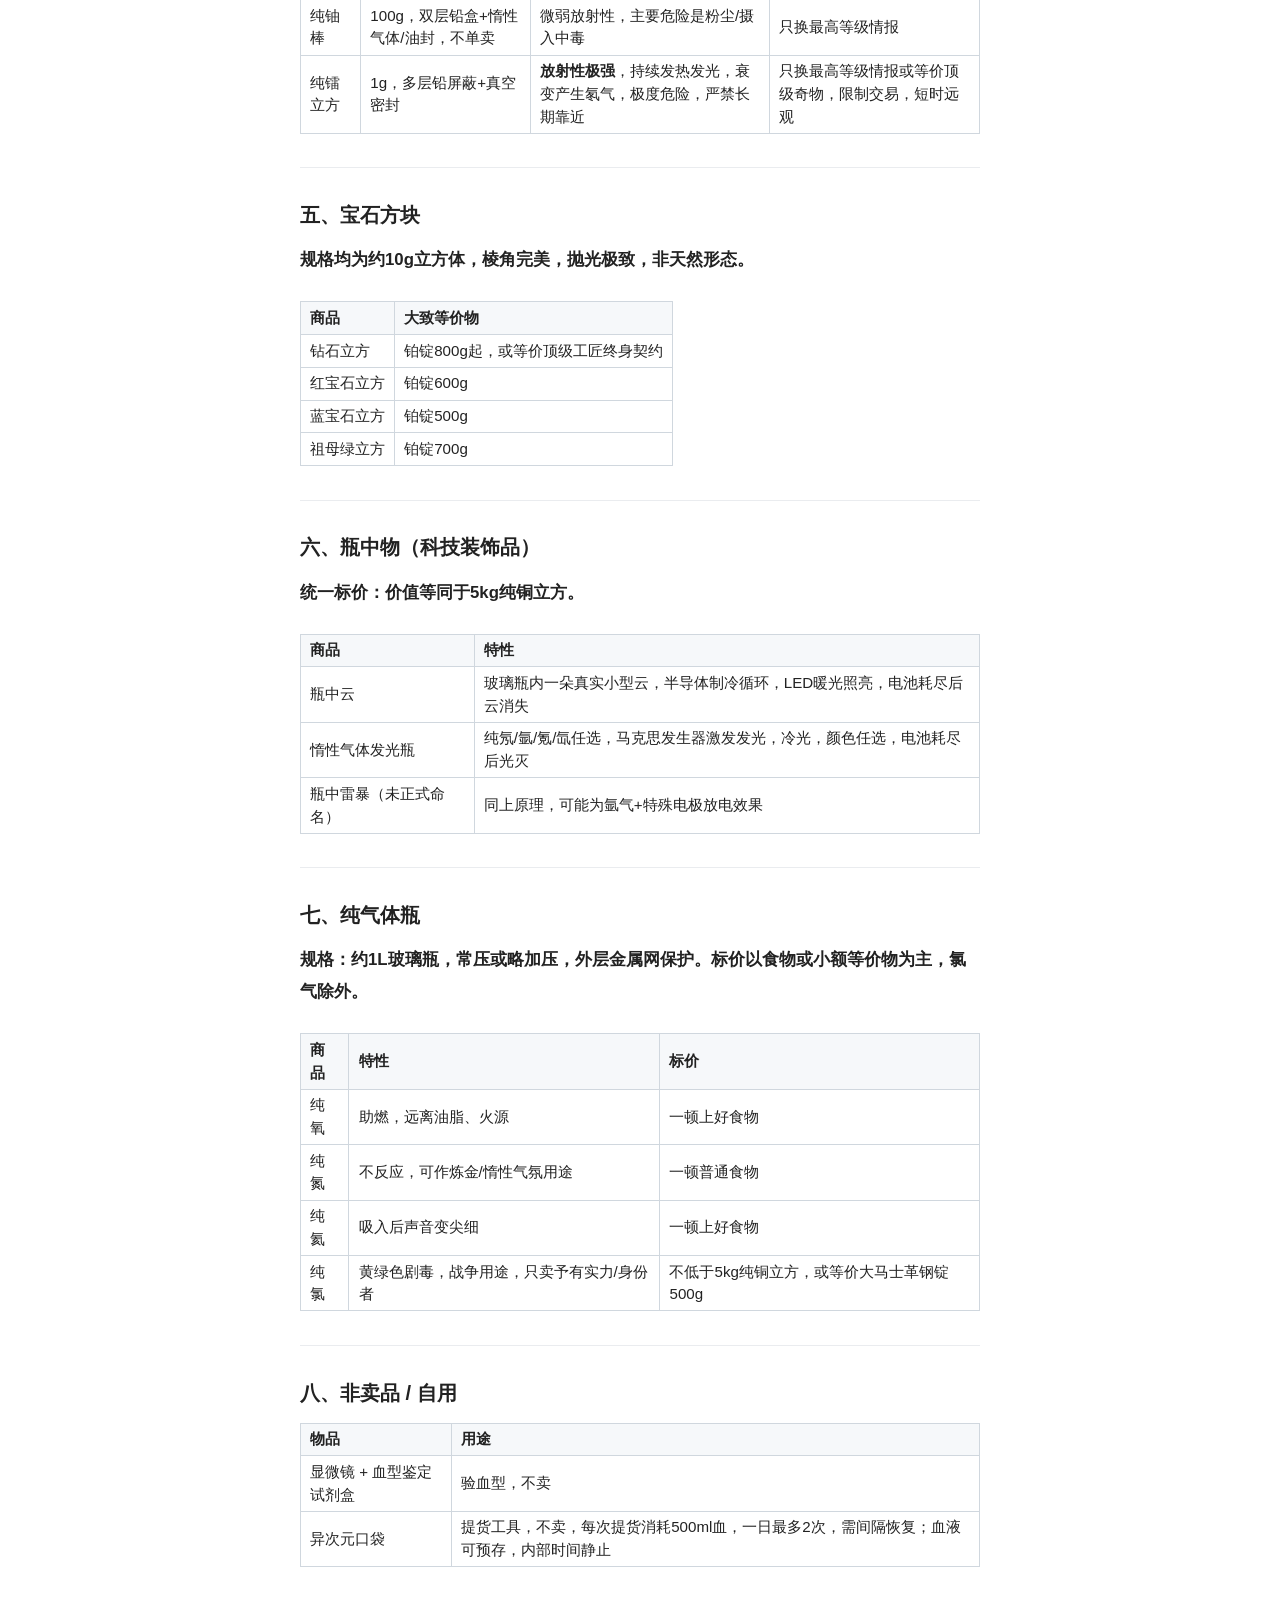
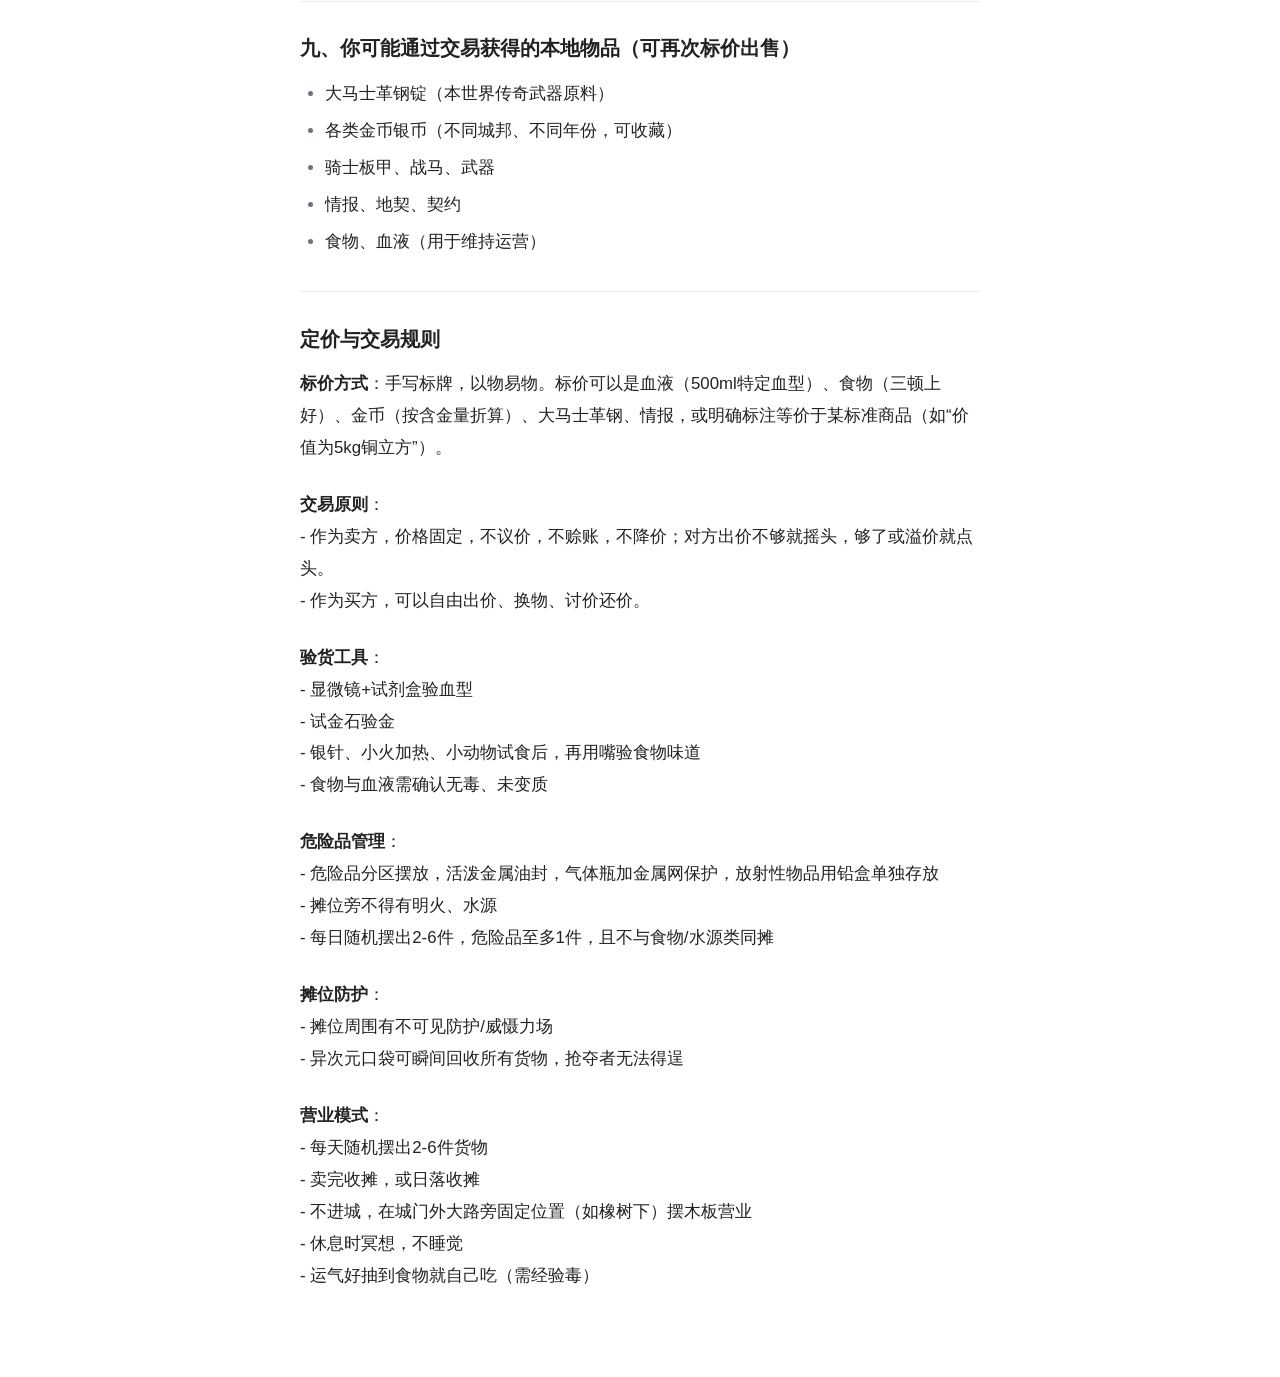
<file: article-6.html>
<!DOCTYPE html>
<html lang="zh-CN">
<head>
    <meta charset="UTF-8">
    <meta name="viewport" content="width=device-width, initial-scale=1.0">
    <title>GameDare - 次元商人</title>
<link rel="icon" type="image/png" href="st.png">
<script src="themevar.js"></script>
<link rel="stylesheet" href="obsidian-dasun.css">
<link rel="stylesheet" href="works.css">
</head>
<body>
    <div class="container">
        <a class="back-link" href="articles.html">← 返回文章列表</a>

        <h1>我在中世纪当次元商人</h1>
        <div class="article-meta">
            2026-08-31 · <span id="view-count">--</span> 次浏览
        </div>

        <div class="article-content">
            <!-- ============ 文章正文从这里开始 ============ -->
<h3 id="_1">一、非贵金属（大规格，标准重量）</h3>
<p><strong>规格均为5000g立方体，纯度99%以上，刻有“5000g”字样。钠、钙为特例，小规格油封保存。</strong></p>
<table>
<thead>
<tr>
<th>商品</th>
<th>特性</th>
<th>大致等价物</th>
</tr>
</thead>
<tbody>
<tr>
<td>石墨立方</td>
<td>黑色，质软，可写字、做坩埚、润滑</td>
<td>一顿上好的食物</td>
</tr>
<tr>
<td>黑曜石立方</td>
<td>玻璃质黑色，抛光面光亮，破碎后断面极锋利</td>
<td>一顿上好的食物</td>
</tr>
<tr>
<td>石英立方</td>
<td>半透明/白色，坚硬，可打火</td>
<td>一顿上好的食物</td>
</tr>
<tr>
<td>纯铜立方</td>
<td>红铜色，完美几何体，铸钟铸炮顶级原料</td>
<td>一头耕牛，或三顿上好食物，或学徒三年契约</td>
</tr>
<tr>
<td>纯铁立方</td>
<td>银灰色，需涂防锈油或蜡封，否则易生锈</td>
<td>半头耕牛，或一顿半上好食物</td>
</tr>
<tr>
<td>纯铅立方</td>
<td>灰黑色，软，有毒，勿入口，取用后洗手</td>
<td>一顿上好食物，或少量银币</td>
</tr>
<tr>
<td>纯钙锭（特例）</td>
<td>200g，油封或真空包装，银白色，遇水剧烈反应生热冒泡，量大危险</td>
<td>一本炼金术手抄本，或一套玻璃蒸馏器</td>
</tr>
<tr>
<td>纯钠锭（特例）</td>
<td>100g，玻璃罐矿物油浸没，严禁遇水，银白色，遇水爆炸/燃烧</td>
<td>一本炼金术手抄本，或一套玻璃蒸馏器</td>
</tr>
</tbody>
</table>
<hr />
<h3 id="_2">二、贵金属（中规格，标准重量）</h3>
<p><strong>金锭500g，银立方1000g，铂锭500g。纯度99%以上，刻有对应重量字样。</strong></p>
<table>
<thead>
<tr>
<th>商品</th>
<th>特性</th>
<th>大致等价物</th>
</tr>
</thead>
<tbody>
<tr>
<td>纯银立方 1000g</td>
<td>标准纯银，货币金属</td>
<td>10枚金币（按含金量调整），或一套骑士板甲，或两匹普通战马</td>
</tr>
<tr>
<td>纯金锭 500g</td>
<td>赤金，咬得动，试金石满分</td>
<td>大马士革钢锭1500g，或一位顶级工匠的终身契约</td>
</tr>
<tr>
<td>纯铂锭 500g</td>
<td>比金更重、更耐火、永不腐蚀，身份不明</td>
<td>大马士革钢锭3000g，或一块有稳定产出的庄园地契/磨坊经营权/葡萄园</td>
</tr>
</tbody>
</table>
<hr />
<h3 id="_3">三、稀有高熔点金属</h3>
<table>
<thead>
<tr>
<th>商品</th>
<th>规格</th>
<th>特性</th>
<th>大致等价物</th>
</tr>
</thead>
<tbody>
<tr>
<td>纯钨锭</td>
<td>500g，刻字</td>
<td>熔点3422°C，中世纪熔炉无法熔化，灰暗沉重如金</td>
<td>大马士革钢锭1000g，或私人铁匠铺终身使用权</td>
</tr>
<tr>
<td>钼</td>
<td>1g碎屑</td>
<td>灰黑色粉末，加入钢水可提升硬度和耐热性</td>
<td>一顿上好食物，或一个金币，或500ml血</td>
</tr>
</tbody>
</table>
<hr />
<h3 id="_4">四、特殊工业制品</h3>
<table>
<thead>
<tr>
<th>商品</th>
<th>规格</th>
<th>特性</th>
<th>标价</th>
</tr>
</thead>
<tbody>
<tr>
<td>不锈钢立方</td>
<td>5000g，刻字</td>
<td>银色，永不生锈，对中世纪人是物质法则的挑衅</td>
<td>大马士革钢锭750g，或一套外科手术器械</td>
</tr>
<tr>
<td>纯硅片</td>
<td>薄圆片，无刻字</td>
<td>接近完美镜面，原子级平整，反光极强</td>
<td>纯银锭100g，或一面威尼斯玻璃镜</td>
</tr>
<tr>
<td>纯铀棒</td>
<td>100g，双层铅盒+惰性气体/油封，不单卖</td>
<td>微弱放射性，主要危险是粉尘/摄入中毒</td>
<td>只换最高等级情报</td>
</tr>
<tr>
<td>纯镭立方</td>
<td>1g，多层铅屏蔽+真空密封</td>
<td><strong>放射性极强</strong>，持续发热发光，衰变产生氡气，极度危险，严禁长期靠近</td>
<td>只换最高等级情报或等价顶级奇物，限制交易，短时远观</td>
</tr>
</tbody>
</table>
<hr />
<h3 id="_5">五、宝石方块</h3>
<p><strong>规格均为约10g立方体，棱角完美，抛光极致，非天然形态。</strong></p>
<table>
<thead>
<tr>
<th>商品</th>
<th>大致等价物</th>
</tr>
</thead>
<tbody>
<tr>
<td>钻石立方</td>
<td>铂锭800g起，或等价顶级工匠终身契约</td>
</tr>
<tr>
<td>红宝石立方</td>
<td>铂锭600g</td>
</tr>
<tr>
<td>蓝宝石立方</td>
<td>铂锭500g</td>
</tr>
<tr>
<td>祖母绿立方</td>
<td>铂锭700g</td>
</tr>
</tbody>
</table>
<hr />
<h3 id="_6">六、瓶中物（科技装饰品）</h3>
<p><strong>统一标价：价值等同于5kg纯铜立方。</strong></p>
<table>
<thead>
<tr>
<th>商品</th>
<th>特性</th>
</tr>
</thead>
<tbody>
<tr>
<td>瓶中云</td>
<td>玻璃瓶内一朵真实小型云，半导体制冷循环，LED暖光照亮，电池耗尽后云消失</td>
</tr>
<tr>
<td>惰性气体发光瓶</td>
<td>纯氖/氩/氪/氙任选，马克思发生器激发发光，冷光，颜色任选，电池耗尽后光灭</td>
</tr>
<tr>
<td>瓶中雷暴（未正式命名）</td>
<td>同上原理，可能为氩气+特殊电极放电效果</td>
</tr>
</tbody>
</table>
<hr />
<h3 id="_7">七、纯气体瓶</h3>
<p><strong>规格：约1L玻璃瓶，常压或略加压，外层金属网保护。标价以食物或小额等价物为主，氯气除外。</strong></p>
<table>
<thead>
<tr>
<th>商品</th>
<th>特性</th>
<th>标价</th>
</tr>
</thead>
<tbody>
<tr>
<td>纯氧</td>
<td>助燃，远离油脂、火源</td>
<td>一顿上好食物</td>
</tr>
<tr>
<td>纯氮</td>
<td>不反应，可作炼金/惰性气氛用途</td>
<td>一顿普通食物</td>
</tr>
<tr>
<td>纯氦</td>
<td>吸入后声音变尖细</td>
<td>一顿上好食物</td>
</tr>
<tr>
<td>纯氯</td>
<td>黄绿色剧毒，战争用途，只卖予有实力/身份者</td>
<td>不低于5kg纯铜立方，或等价大马士革钢锭500g</td>
</tr>
</tbody>
</table>
<hr />
<h3 id="_8">八、非卖品 / 自用</h3>
<table>
<thead>
<tr>
<th>物品</th>
<th>用途</th>
</tr>
</thead>
<tbody>
<tr>
<td>显微镜 + 血型鉴定试剂盒</td>
<td>验血型，不卖</td>
</tr>
<tr>
<td>异次元口袋</td>
<td>提货工具，不卖，每次提货消耗500ml血，一日最多2次，需间隔恢复；血液可预存，内部时间静止</td>
</tr>
</tbody>
</table>
<hr />
<h3 id="_9">九、你可能通过交易获得的本地物品（可再次标价出售）</h3>
<ul>
<li>大马士革钢锭（本世界传奇武器原料）</li>
<li>各类金币银币（不同城邦、不同年份，可收藏）</li>
<li>骑士板甲、战马、武器</li>
<li>情报、地契、契约</li>
<li>食物、血液（用于维持运营）</li>
</ul>
<hr />
<h3 id="_10">定价与交易规则</h3>
<p><strong>标价方式</strong>：手写标牌，以物易物。标价可以是血液（500ml特定血型）、食物（三顿上好）、金币（按含金量折算）、大马士革钢、情报，或明确标注等价于某标准商品（如“价值为5kg铜立方”）。</p>
<p><strong>交易原则</strong>：<br />
- 作为卖方，价格固定，不议价，不赊账，不降价；对方出价不够就摇头，够了或溢价就点头。<br />
- 作为买方，可以自由出价、换物、讨价还价。</p>
<p><strong>验货工具</strong>：<br />
- 显微镜+试剂盒验血型<br />
- 试金石验金<br />
- 银针、小火加热、小动物试食后，再用嘴验食物味道<br />
- 食物与血液需确认无毒、未变质</p>
<p><strong>危险品管理</strong>：<br />
- 危险品分区摆放，活泼金属油封，气体瓶加金属网保护，放射性物品用铅盒单独存放<br />
- 摊位旁不得有明火、水源<br />
- 每日随机摆出2-6件，危险品至多1件，且不与食物/水源类同摊</p>
<p><strong>摊位防护</strong>：<br />
- 摊位周围有不可见防护/威慑力场<br />
- 异次元口袋可瞬间回收所有货物，抢夺者无法得逞</p>
<p><strong>营业模式</strong>：<br />
- 每天随机摆出2-6件货物<br />
- 卖完收摊，或日落收摊<br />
- 不进城，在城门外大路旁固定位置（如橡树下）摆木板营业<br />
- 休息时冥想，不睡觉<br />
- 运气好抽到食物就自己吃（需经验毒）</p>
            <!-- ============ 文章正文到这里结束 ============ -->
        </div>
    </div>

    <script src="theme.js"></script>
</body>
</html>
</file>
<file: works.css>
:root {
            --bg-color: #ffffff;
            --text-color: #000000;
            --heading-color: #222;
            --meta-color: #999;
            --content-color: #222;
            --link-color: #000000;
            --link-hover-color: #000000;
            --selection-bg: #000000;
            --selection-text: #ffffff;
        }

        /* ========== 深色模式变量 ========== */
        html.dark-mode {
            --bg-color: #1a1a1a;
            --text-color: #e0e0e0;
            --heading-color: #ffffff;
            --meta-color: #aaa;
            --content-color: #ddd;
            --link-color: #e0e0e0;
            --link-hover-color: #ffffff;
            --selection-bg: #ffffff;
            --selection-text: #000000;
        }

        /* ========== 全局样式 ========== */
        * {
            margin: 0;
            padding: 0;
            box-sizing: border-box;
        }

        body {
            font-family: -apple-system, BlinkMacSystemFont, "Segoe UI", "PingFang SC", "Hiragino Sans GB", "Microsoft YaHei", sans-serif;
            background-color: var(--bg-color);
            color: var(--text-color);
            transition: background-color 0.15s ease, color 0.15s ease;
            padding: 60px 40px;
        }

        .container {
            max-width: 680px;
            margin: 0 auto;
            text-align: left;
        }

        /* ========== 返回链接 ========== */
        .back-link {
            display: inline-block;
            font-size: 1em;
            color: var(--link-color);
            text-decoration: none;
            margin-bottom: 30px;
            opacity: 0.6;
            transition: color 0.15s ease, opacity 0.15s ease;
        }
        .back-link:hover {
            opacity: 1;
            color: var(--link-hover-color);
        }

        /* ========== 标题 ========== */
        h1 {
            font-size: 2.2em;
            font-weight: 700;
            margin-bottom: 10px;
            line-height: 1.3;
            color: var(--heading-color);
        }

        /* ========== 元信息 ========== */
        .article-meta {
            font-size: 0.9em;
            color: var(--meta-color);
            margin-bottom: 40px;
        }

        /* ========== 正文内容 ========== */
        .article-content {
            font-size: 1.05em;
            line-height: 1.9;
            color: var(--content-color);
        }
        .article-content p {
            margin-bottom: 1.5em;
        }
        .article-content h2 {
            font-size: 1.4em;
            margin-top: 2em;
            margin-bottom: 0.8em;
            color: var(--heading-color);
        }
        .article-content h3 {
            font-size: 1.2em;
            margin-top: 1.5em;
            margin-bottom: 0.8em;
            color: var(--heading-color);
        }
        .article-content img {
            max-width: 100%;
            border-radius: 4px;
        }
        .article-content a {
            color: var(--link-color);
        }
        .article-content a:hover {
            color: var(--link-hover-color);
        }

        /* ========== 选中文本样式 ========== */
        ::selection {
            background: var(--selection-bg);
            color: var(--selection-text);
        }
        ::-moz-selection {
            background: var(--selection-bg);
            color: var(--selection-text);
        }
</file>
<file: obsidian-dasun.css>
/* ========== 浅色模式变量（默认） ========== */
:root {
    --article-text: #333333;
    --article-heading: #222222;
    --article-heading-border: #eaecef;
    --article-muted: #6a737d;
    --article-link: #5b8def;
    --article-mark-bg: #fff9c4;
    --article-blockquote-bg: #f6f8fa;
    --article-blockquote-text: #57606a;
    --article-blockquote-border: #0060FE;
    --article-code-bg: rgba(27, 31, 35, 0.05);
    --article-pre-bg: #f6f8fa;
    --article-table-border: #d0d7de;
    --article-table-header-bg: #f6f8fa;
    --article-hr: #eaecef;
    --article-kbd-text: #444d56;
    --article-kbd-bg: #fafbfc;
    --article-kbd-border: #d1d5da;
    --article-kbd-border-bottom: #c6cbd1;
}

/* ========== 深色模式变量 ========== */
html.dark-mode {
    --article-text: #d0d0d0;
    --article-heading: #ffffff;
    --article-heading-border: #3a3f44;
    --article-muted: #9da3a8;
    --article-link: #6ea8fe;
    --article-mark-bg: #5a4a1f;
    --article-blockquote-bg: #2b2f33;
    --article-blockquote-text: #c0c4c8;
    --article-blockquote-border: #0060FE;
    --article-code-bg: rgba(240, 246, 252, 0.15);
    --article-pre-bg: #2b2f33;
    --article-table-border: #3a3f44;
    --article-table-header-bg: #2b2f33;
    --article-hr: #3a3f44;
    --article-kbd-text: #d0d0d0;
    --article-kbd-bg: #2b2f33;
    --article-kbd-border: #55595e;
    --article-kbd-border-bottom: #6a6e73;
}

/* ========== Obsidian 风格文章样式 ========== */
.article-content {
    font-family: -apple-system, BlinkMacSystemFont, "Segoe UI", "PingFang SC", "Hiragino Sans GB", "Microsoft YaHei", sans-serif;
    font-size: 16px;
    line-height: 1.7;
    color: var(--article-text);
    max-width: 800px;
    margin: 0 auto;
}

/* 标题 */
.article-content h1,
.article-content h2,
.article-content h3,
.article-content h4,
.article-content h5,
.article-content h6 {
    font-weight: 600;
    margin: 1.5em 0 0.5em;
    line-height: 1.3;
    color: var(--article-heading);
}
.article-content h1 { font-size: 2em; border-bottom: 1px solid var(--article-heading-border); padding-bottom: 0.3em; }
.article-content h2 { font-size: 1.5em; border-bottom: 1px solid var(--article-heading-border); padding-bottom: 0.3em; }
.article-content h3 { font-size: 1.25em; }
.article-content h4 { font-size: 1.1em; }
.article-content h5 { font-size: 1em; }
.article-content h6 { font-size: 0.9em; color: var(--article-muted); }

/* 段落 */
.article-content p {
    margin: 0.8em 0;
}

/* 加粗、斜体、删除线、高亮 */
.article-content strong { font-weight: 600; }
.article-content em { font-style: italic; }
.article-content del { text-decoration: line-through; color: var(--article-muted); }
.article-content mark {
    background-color: var(--article-mark-bg);
    padding: 0.1em 0.2em;
    border-radius: 3px;
}

/* 链接 */
.article-content a {
    color: var(--article-link);
    text-decoration: none;
}
.article-content a:hover {
    text-decoration: underline;
}

/* 列表 */
.article-content ul,
.article-content ol {
    padding-left: 1.5em;
    margin: 0.8em 0;
}
.article-content li {
    margin: 0.3em 0;
}
.article-content li::marker {
    color: var(--article-muted);
}

/* 任务列表 */
.article-content .task-list-item {
    list-style-type: none;
}
.article-content .task-list-item input[type="checkbox"] {
    margin-right: 0.5em;
    transform: translateY(1px);
}

/* 引用块 */
.article-content blockquote {
    margin: 1em 0;
    padding: 0.5em 1em;
    border-left: 2px solid var(--article-blockquote-border);
    background-color: var(--article-blockquote-bg);
    color: var(--article-blockquote-text);
    border-radius: 0 4px 4px 0;
}
.article-content blockquote p {
    margin: 0.4em 0;
}

/* 代码块（行内与块级） */
.article-content code {
    font-family: "SFMono-Regular", Consolas, "Liberation Mono", Menlo, monospace;
    background-color: var(--article-code-bg);
    padding: 0.2em 0.4em;
    border-radius: 4px;
    font-size: 0.9em;
}
.article-content pre {
    background-color: var(--article-pre-bg);
    padding: 1em;
    border-radius: 6px;
    overflow-x: auto;
    line-height: 1.45;
    margin: 1em 0;
}
.article-content pre code {
    background: none;
    padding: 0;
    font-size: 0.9em;
}

/* 表格 */
.article-content table {
    border-collapse: collapse;
    margin: 1em 0;
    width: auto;
    max-width: 100%;
}
.article-content th,
.article-content td {
    border: 1px solid var(--article-table-border);
    padding: 0.3em 0.6em;
    text-align: left;
    font-size: 0.9em;
    line-height: 1.5;
}
.article-content th {
    background-color: var(--article-table-header-bg);
    font-weight: 600;
}

/* 水平线 */
.article-content hr {
    border: none;
    height: 1px;
    background-color: var(--article-hr);
    margin: 2em 0;
}

/* 图片 */
.article-content img {
    max-width: 100%;
    border-radius: 4px;
}

/* 脚注 */
.article-content .footnote {
    font-size: 0.85em;
    color: var(--article-muted);
    border-top: 1px solid var(--article-heading-border);
    margin-top: 2em;
    padding-top: 1em;
}

/* 键盘按键 */
.article-content kbd {
    display: inline-block;
    padding: 0.2em 0.4em;
    font-size: 0.85em;
    line-height: 1;
    color: var(--article-kbd-text);
    background-color: var(--article-kbd-bg);
    border: 1px solid var(--article-kbd-border);
    border-bottom-color: var(--article-kbd-border-bottom);
    border-radius: 3px;
    box-shadow: inset 0 -1px 0 var(--article-kbd-border-bottom);
}

/* ========== 颜色过渡（lerp） ========== */
/* 为所有文章内容元素添加平滑的颜色过渡 */
.article-content *,
.article-content {
    transition: color 0.15s ease, background-color 0.15s ease, border-color 0.15s ease, box-shadow 0.15s ease;
}
</file>
